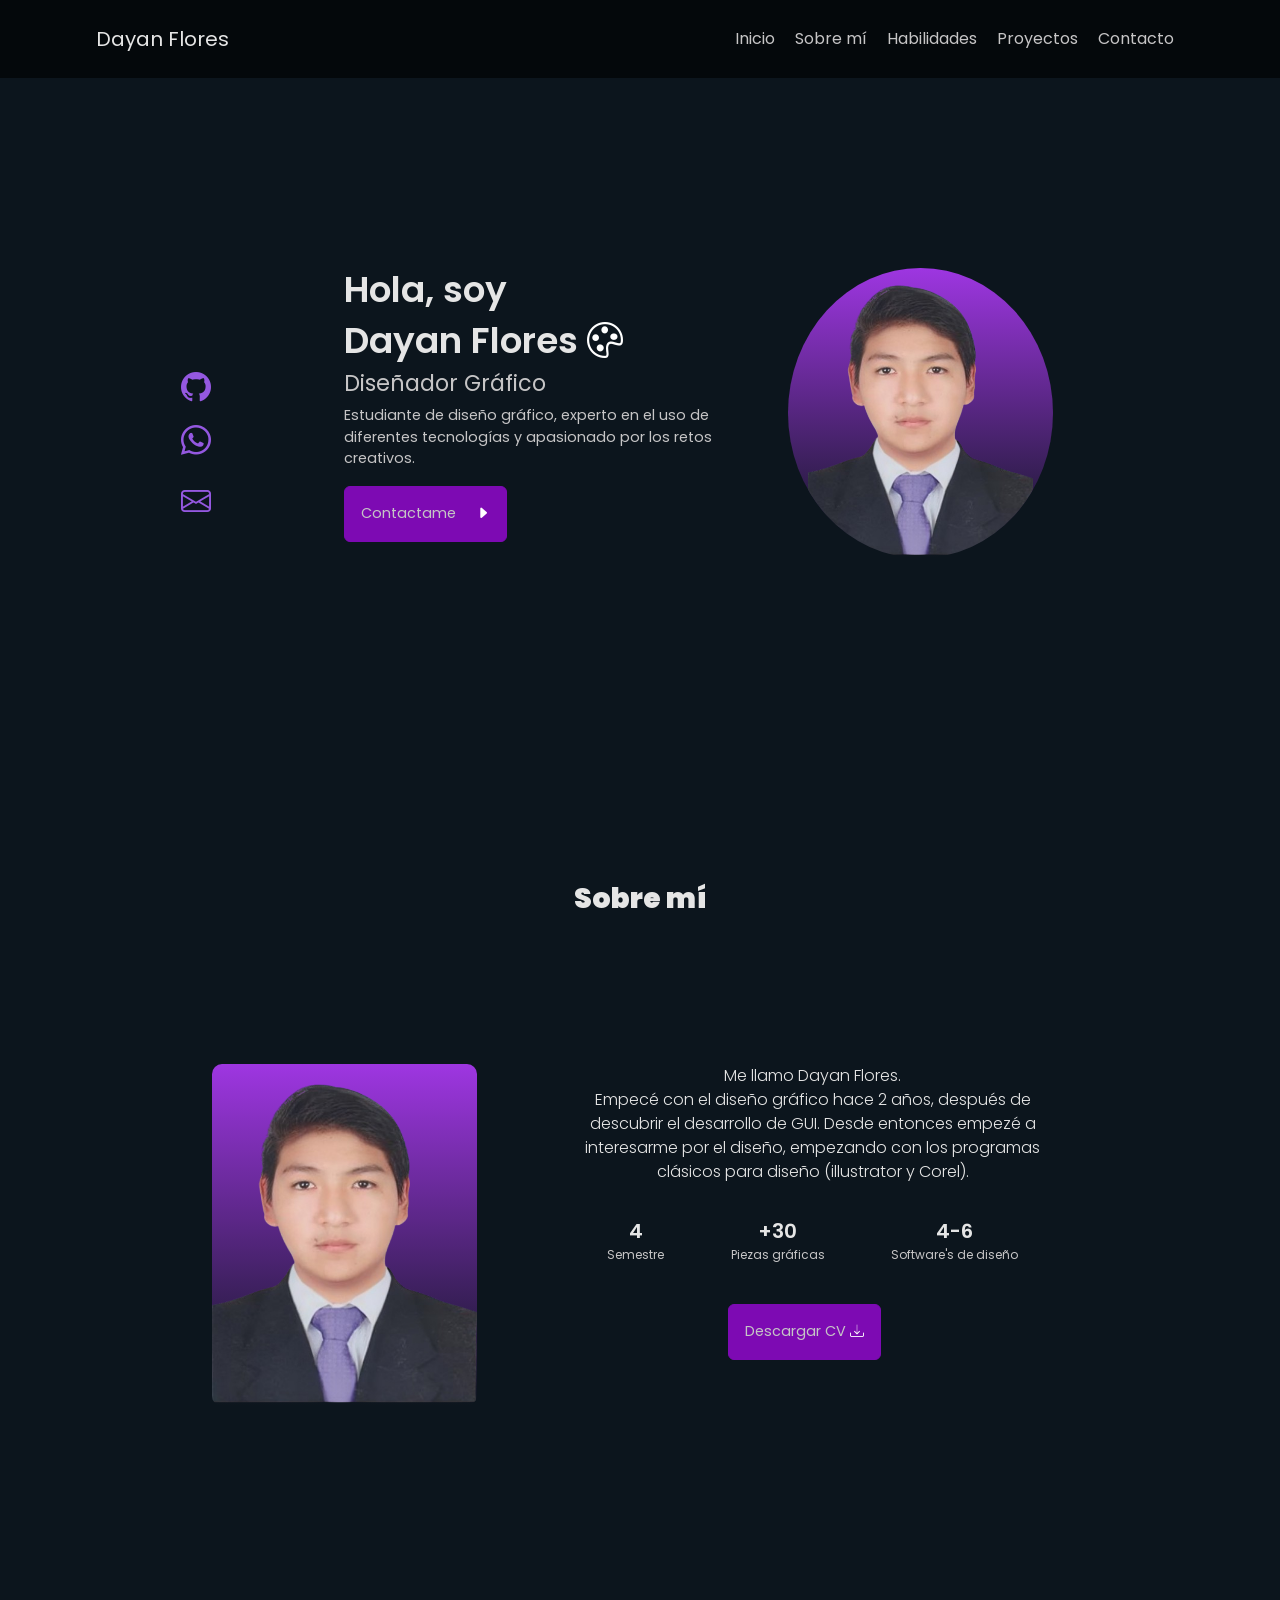
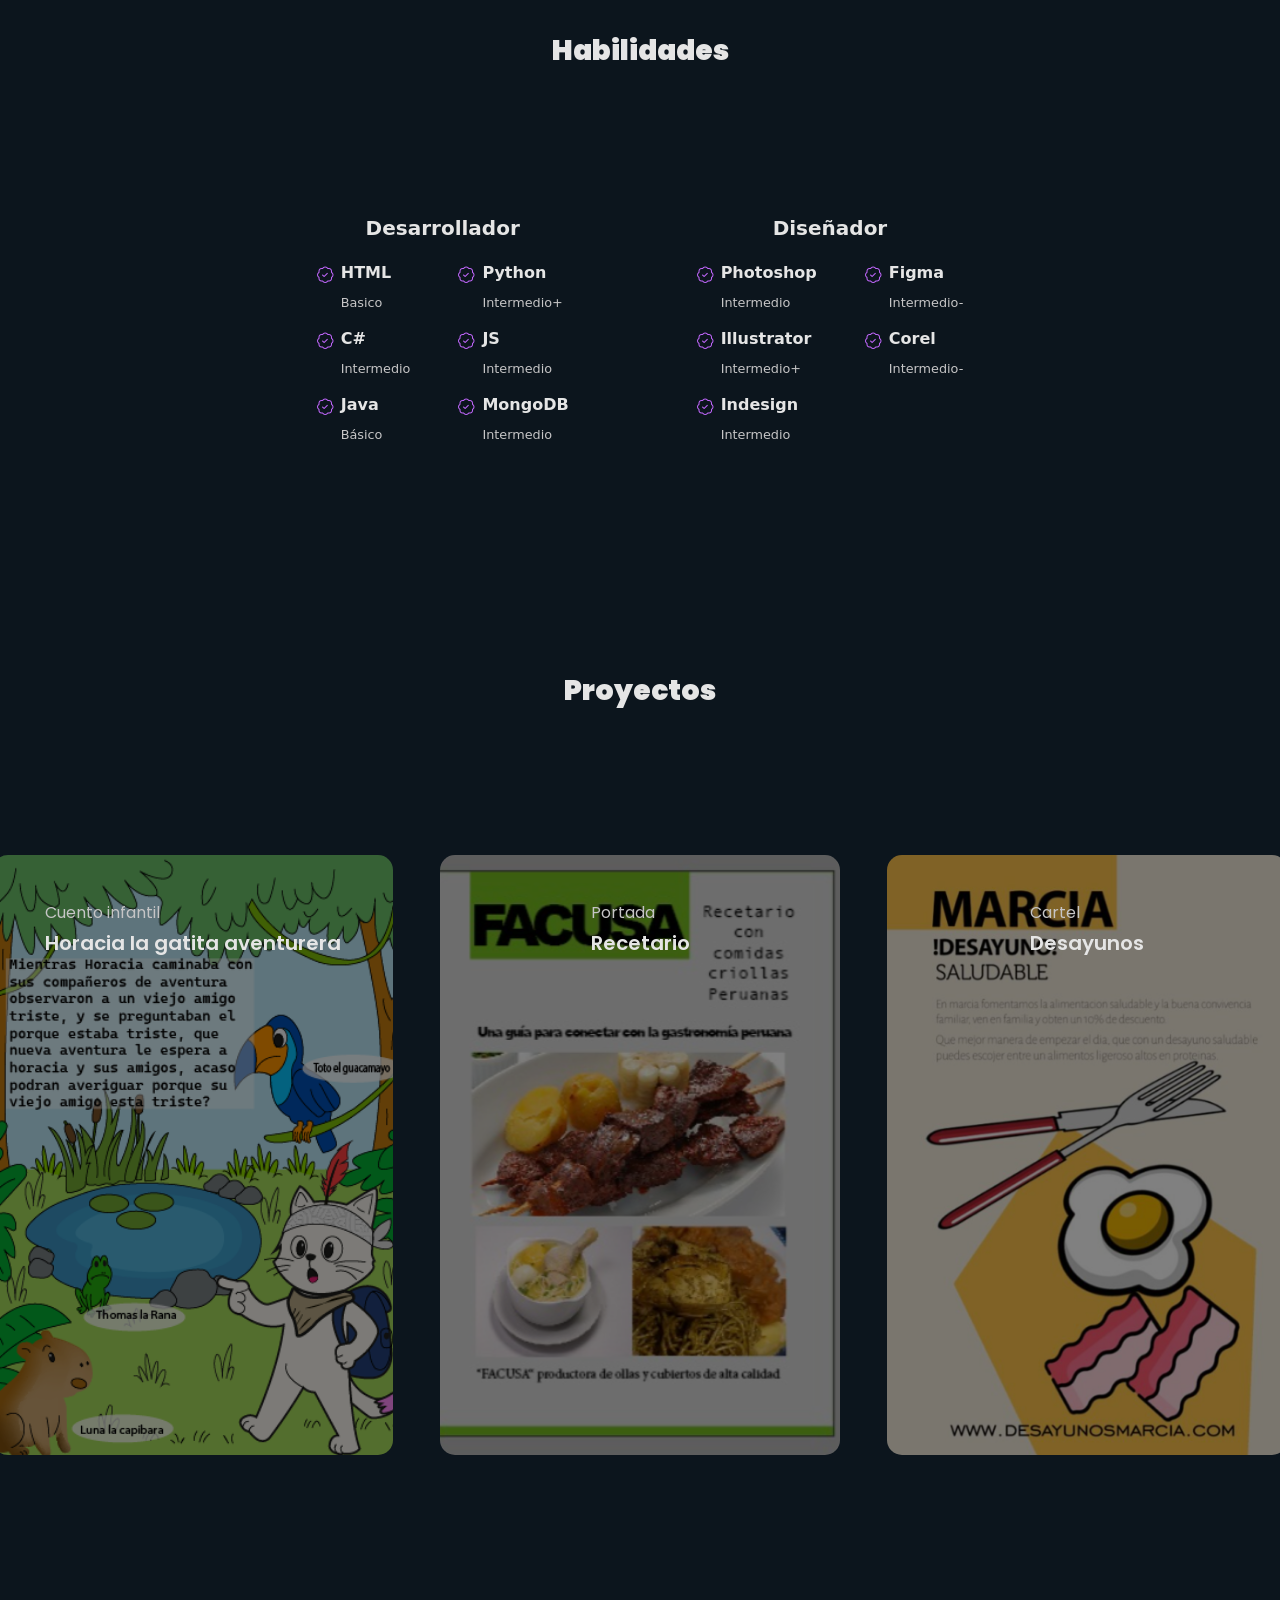
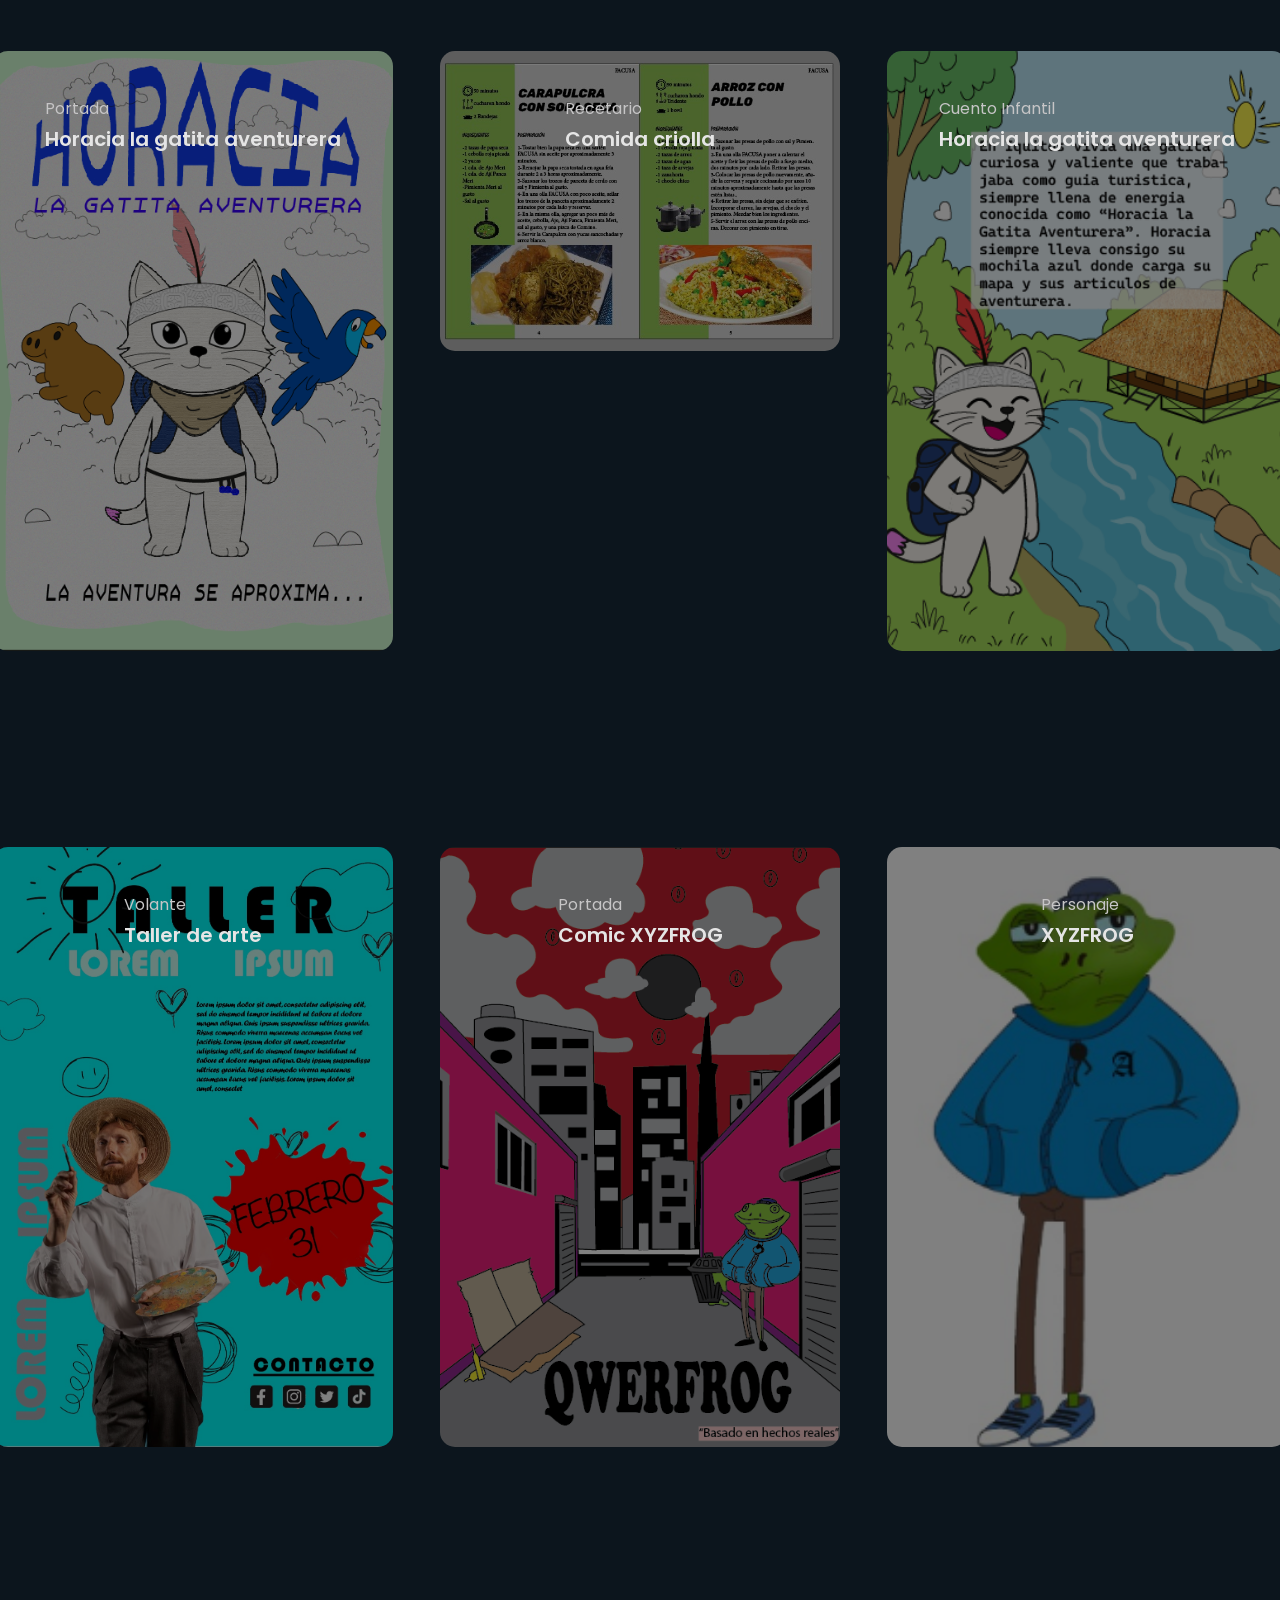
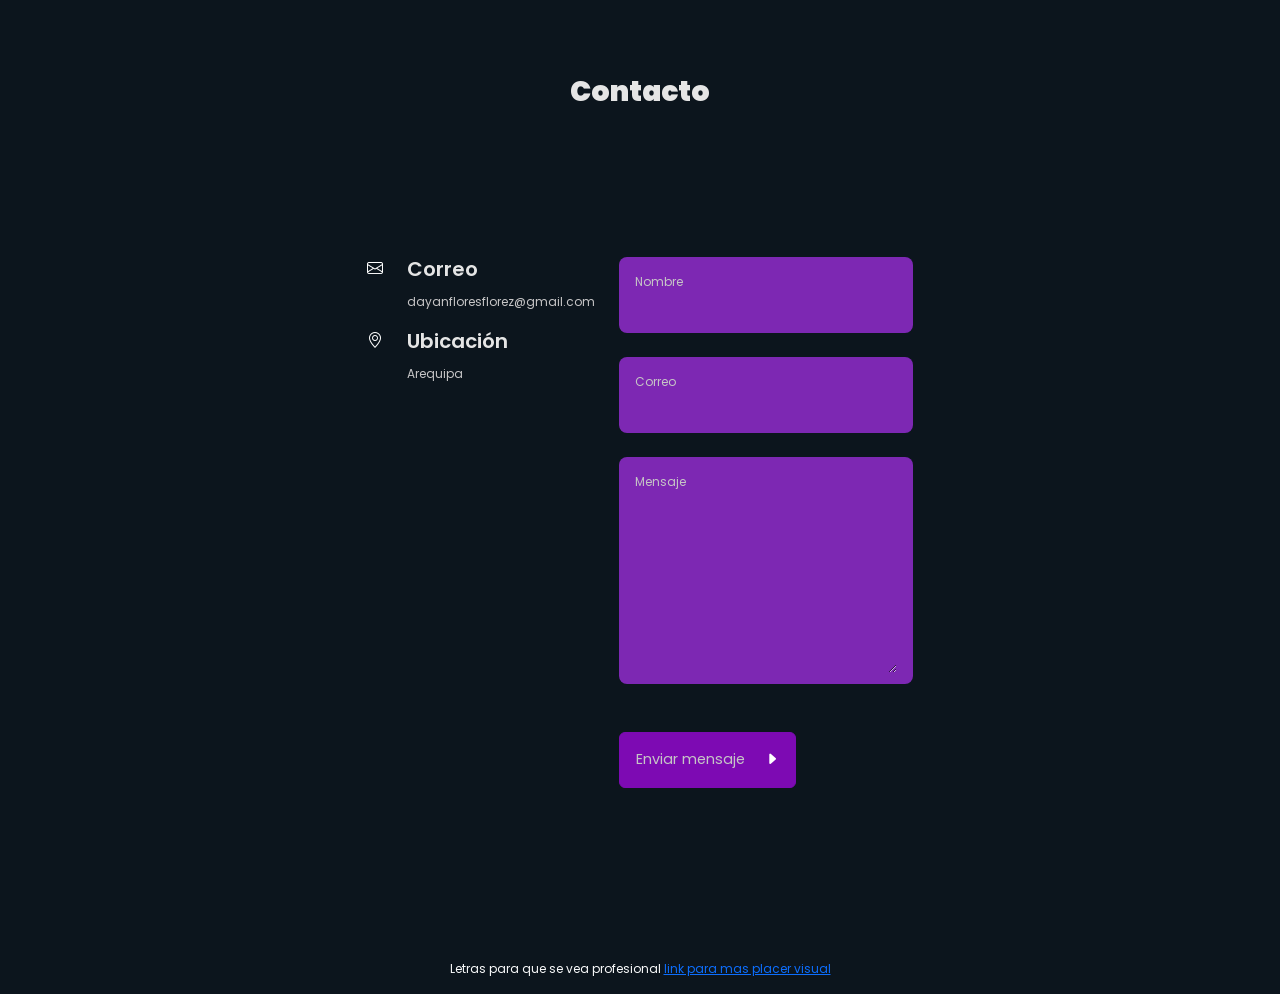
<file: index.html>
<!DOCTYPE html>
<html lang="es">

  <head>
    
    <meta charset="utf-8"/>
    <title>Mi portafolio</title>
    <meta name="viewport" content="width=device-width, initial-scale=1"/>

    <link
      href="https://cdn.jsdelivr.net/npm/bootstrap@5.2.0/dist/css/bootstrap.min.css"
      rel="stylesheet"
      integrity="sha384-gH2yIJqKdNHPEq0n4Mqa/HGKIhSkIHeL5AyhkYV8i59U5AR6csBvApHHNl/vI1Bx"
      crossorigin="anonymous"
    />
    <link
      rel="stylesheet"
      href="https://cdn.jsdelivr.net/npm/bootstrap-icons@1.9.1/font/bootstrap-icons.css"
    />

    <link rel="stylesheet" href="css/style-body.css" />
    <link rel="stylesheet" href="css/style-header.css" />
    <link rel="stylesheet" href="css/style-articulos.css" />
    <link rel="stylesheet" href="css/style-skills.css" />

  </head>

  <body>

    <header class="container-fluid px-5 pt-5">
     
      <div class="row d-block d-md-none mb-5">
        <div class="d-flex justify-content-end">
        </div>
      </div>

      <div class="row d-block d-md-none justify-content-center px-5 mb-3">
        <div class="col-12 d-flex justify-content-center">
          <div
            class="d-flex justify-content-center rounded-circle overflow-hidden circuloPerfil">
            <img src="img/perfil.png" alt="" style="width: 90px"/>
          </div>
        </div>
      </div>

      <div class="row d-block d-md-none justify-content-center">
        <div class="col-12 d-flex justify-content-center flex-column">
          <h1 class="Nombre mt-3 text-center">DF</h1>
          <label class="Trabajo text-center">Diseñador Gráfico</label>
        </div>
      </div>
    </header>
    <section class="d-block d-md-none">
      <article class="px-5 pb-5">
        <div
          class="d-block d-md-none justify-content-center py-4 d-flex flex-row mt-4 rounded">
          <div class="d-flex flex-column">
            <h1 class="Titulo text-center">4to</h1>
            <label class="SubTitulos text-center w-100">
              Semestre
            </label>
          </div>
          <div class="d-flex flex-column mx-3">
            <h1 class="Titulo text-center">22</h1>
            <label class="SubTitulos text-center w-100">
              Proyectos<br/>completados</label>
          </div>
          <div class="d-flex flex-column">
            <h1 class="Titulo text-center">1aadfasdf4</h1>
            <label class="SubTitulos text-center w-100">
              Clientes <br/>
              satisfechos
            </label>
          </div>
        </div>

        <div
          class="d-block d-md-none d-flex flex-row justify-content-center py-2 px-2">
          <div class="d-flex justify-content-center">
            <a
              href="pdf/developerCV.pdf"
              download
              rel="noopener noreferrer"
              target="_blank">
              <button
                type="button"
                name="button"
                class="btn btn-primary p-3 me-3 SubTitulos"
                style="font-size: 0.9rem">
                Descargar CV
                <i class="bi bi-download" style="font-size: 0.9rem"></i>
              </button>
            </a>
          </div>

          <div class="d-flex justify-content-center align-items-center">
            <a
              href="https://t.me/ComunidadTUSL"
              target="_blank"
              type="button"
              class="btn btn-outline-primary">
              <i class="bi bi-telegram"></i>
            </a>
            <a
              href="mailto:mailde@ejemplo.com"
              type="button"
              class="btn btn-outline-primary ms-1">
              <i class="bi bi-envelope">
              </i>
            </a>
          </div>
        </div>

        <nav class="d-flex justify-content-center d-block d-md-none">
          <div
            class="nav nav-tabs my-4 px-4 d-flex justify-content-center border-0 py-3"
            id="nav-tab"
            role="tablist">
            <button
              class="nav-link active p-2 px-3 rounded border-0"
              id="nav-proyectos-tab"
              data-bs-toggle="tab"
              data-bs-target="#nav-proyectos"
              type="button"
              role="tab"
              aria-controls="nav-proyectos"
              aria-selected="true">
              Proyectos
            </button>

            <button
              class="nav-link p-3 px-3 rounded ms-2 border-0"
              id="nav-habilidades-tab"
              data-bs-toggle="tab"
              data-bs-target="#nav-habilidades"
              type="button"
              role="tab"
              aria-controls="nav-habilidades"
              aria-selected="false">
              Habilidades
            </button>
          </div>
        </nav>

      <div class="tab-content d-block d-md-none" id="nav-tabContent">
          <div
            class="tab-pane fade show active"
            id="nav-proyectos"
            role="tabpanel"
            aria-labelledby="nav-proyectos-tab"
            tabindex="0">
            <section class="d-block d-sm-none">
              <div class="d-flex justify-content-center">
                <div
                  class="proyRemeras d-flex flex-column overflow-hidden"
                  style="width: 280px; height: 200px">
                </div>
                <div class="text-light position-absolute mt-5">
                  <h4 class="SubTitulos" style="font-size: 1rem">Sitio web</h4>
                  <h3 class="Titulo">Remeras Sónicas</h3>
                  <button
                    type="button"
                    name="button"
                    class="btn btn-primary rounded-pill">
                    <i class="bi bi-link"></i>
                  </button>
                </div>
              </div>

              <div class="d-flex justify-content-center mt-4">
                <div
                  class="proyAutos d-flex flex-column overflow-hidden"
                  style="width: 280px; height: 200px">
                </div>
                <div class="text-light position-absolute mt-5">
                  <h4 class="SubTitulos" style="font-size: 1rem">Sitio web</h4>
                  <h3 class="Titulo">GT-Automóviles</h3>
                  <button
                    type="button"
                    name="button"
                    class="btn btn-primary rounded-pill">
                    <i class="bi bi-link"></i>
                  </button>
                </div>
              </div>
            </section>

            <section class="d-none d-sm-block d-md-none">
              <div class="row">
                <div class="col-sm-6 d-flex justify-content-center">
                  <div
                    class="proyRemeras d-flex flex-column overflow-hidden"
                    style="width: 400px; height: 200px">
                  </div>
                  <div class="text-light position-absolute mt-5">
                    <h4 class="SubTitulos" style="font-size: 1rem">
                      Sitio web
                    </h4>
                    <h3 class="Titulo">Remeras Sónicas</h3>
                    <button
                      type="button"
                      name="button"
                      class="btn btn-primary rounded-pill">
                      <i class="bi bi-link"></i>
                    </button>
                  </div>
                </div>

                <div class="col-sm-6 d-flex justify-content-center">
                  <div
                    class="proyAutos d-flex flex-column overflow-hidden"
                    style="width: 400px; height: 200px">
                  </div>
                  <div class="text-light position-absolute mt-5">
                    <h4 class="SubTitulos" style="font-size: 1rem">
                      Sitio web
                    </h4>
                    <h3 class="Titulo">GT-Automóviles</h3>
                    <button
                      type="button"
                      name="button"
                      class="btn btn-primary rounded-pill">
                      <i class="bi bi-link"></i>
                    </button>
                  </div>
                </div>
              </div>
            </section>
          </div>

          <!-- Muestra las habilidades del programador en dispositivos pequeños -->
          <div
            class="tab-pane fade"
            id="nav-habilidades"
            role="tabpanel"
            aria-labelledby="nav-habilidades-tab"
            tabindex="0">
            <section class="d-block d-sm-none">
              <div class="d-flex justify-content-center">
                <div class="skills__area">
                  <h3 class="skills__title">Desarrollo Frontend</h3>

                  <div class="skills__box">
                    <div class="skills__group">
                      <div class="skills__data">
                        <i
                          class="bi bi-patch-check"
                          style="color: var(--color-principal)">
                        </i>
                        <div>
                          <h3 class="skills__name">HTML</h3>
                          <span class="skills__level">Intermedio</span>
                        </div>
                      </div>

                      <div class="skills__data">
                        <i
                          class="bi bi-patch-check"
                          style="color: var(--color-principal)">
                        </i>

                        <div>
                          <h3 class="skills__name">CSS</h3>
                          <span class="skills__level">Intermedio</span>
                        </div>
                      </div>

                      <div class="skills__data">
                        <i
                          class="bi bi-patch-check"
                          style="color: var(--color-principal)">
                        </i>

                        <div>
                          <h3 class="skills__name">JavaScript</h3>
                          <span class="skills__level">Básico</span>
                        </div>
                      </div>
                    </div>

                    <div class="skills__group">
                      <div class="skills__data">
                        <i
                          class="bi bi-patch-check"
                          style="color: var(--color-principal)">
                        </i>

                        <div>
                          <h3 class="skills__name">Vue</h3>
                          <span class="skills__level">Básico</span>
                        </div>
                      </div>

                      <div class="skills__data">
                        <i
                          class="bi bi-patch-check"
                          style="color: var(--color-principal)">
                        </i>

                        <div>
                          <h3 class="skills__name">Bootstrap</h3>
                          <span class="skills__level">Avanzado</span>
                        </div>
                      </div>

                      <div class="skills__data">
                        <i
                          class="bi bi-patch-check"
                          style="color: var(--color-principal)">
                        </i>

                        <div>
                          <h3 class="skills__name">Git</h3>
                          <span class="skills__level">Avanzado</span>
                        </div>
                      </div>
                    </div>
                  </div>
                </div>
              </div>

              <div class="d-flex justify-content-center mt-4">
                <div class="skills__area">
                  <h3 class="skills__title">Desarrollo Backend</h3>

                  <div class="skills__box">
                    <div class="skills__group">
                      <div class="skills__data">
                        <i
                          class="bi bi-patch-check"
                          style="color: var(--color-principal)">
                        </i>

                        <div>
                          <h3 class="skills__name">PHP</h3>
                          <span class="skills__level">Básico</span>
                        </div>
                      </div>

                      <div class="skills__data">
                        <i
                          class="bi bi-patch-check"
                          style="color: var(--color-principal)">
                        </i>

                        <div>
                          <h3 class="skills__name">MySQL</h3>
                          <span class="skills__level">Básico</span>
                        </div>
                      </div>

                      <div class="skills__data">
                        <i
                          class="bi bi-patch-check"
                          style="color: var(--color-principal)">
                        </i>

                        <div>
                          <h3 class="skills__name">Ruby</h3>
                          <span class="skills__level">Intermedio</span>
                        </div>
                      </div>
                    </div>

                    <div class="skills__group">
                      <div class="skills__data">
                        <i
                          class="bi bi-patch-check"
                          style="color: var(--color-principal)">
                        </i>

                        <div>
                          <h3 class="skills__name">Python</h3>
                          <span class="skills__level">Intermedio</span>
                        </div>
                      </div>

                      <div class="skills__data">
                        <i
                          class="bi bi-patch-check"
                          style="color: var(--color-principal)">
                        </i>

                        <div>
                          <h3 class="skills__name">Apache</h3>
                          <span class="skills__level">Básico</span>
                        </div>
                      </div>
                    </div>
                  </div>
                </div>
              </div>
            </section>

            <!-- Muestra las habilidades en dispositivos medianos -->
            <section class="d-none d-sm-block d-md-none">
              <div class="row">
                <div class="col-sm-6 d-flex justify-content-center">
                  <div class="skills__area">
                    <h3 class="skills__title">Desarrollo Frontend</h3>

                    <div class="skills__box">
                      <div class="skills__group">
                        <div class="skills__data">
                          <i
                            class="bi bi-patch-check"
                            style="color: var(--color-principal)">
                          </i>

                          <div>
                            <h3 class="skills__name">HTML</h3>
                            <span class="skills__level">Intermedio</span>
                          </div>
                        </div>

                        <div class="skills__data">
                          <i
                            class="bi bi-patch-check"
                            style="color: var(--color-principal)">
                          </i>

                          <div>
                            <h3 class="skills__name">CSS</h3>
                            <span class="skills__level">Intermedio</span>
                          </div>
                        </div>

                        <div class="skills__data">
                          <i
                            class="bi bi-patch-check"
                            style="color: var(--color-principal)">
                          </i>

                          <div>
                            <h3 class="skills__name">JavaScript</h3>
                            <span class="skills__level">Básico</span>
                          </div>
                        </div>
                      </div>

                      <div class="skills__group">
                        <div class="skills__data">
                          <i
                            class="bi bi-patch-check"
                            style="color: var(--color-principal)">
                          </i>

                          <div>
                            <h3 class="skills__name">Vue</h3>
                            <span class="skills__level">Básico</span>
                          </div>
                        </div>

                        <div class="skills__data">
                          <i
                            class="bi bi-patch-check"
                            style="color: var(--color-principal)">
                          </i>

                          <div>
                            <h3 class="skills__name">Bootstrap</h3>
                            <span class="skills__level">Avanzado</span>
                          </div>
                        </div>

                        <div class="skills__data">
                          <i
                            class="bi bi-patch-check"
                            style="color: var(--color-principal)">
                          </i>

                          <div>
                            <h3 class="skills__name">Git</h3>
                            <span class="skills__level">Avanzado</span>
                          </div>
                        </div>
                      </div>
                    </div>
                  </div>
                </div>

                <div class="col-sm-6 d-flex justify-content-center">
                  <div class="skills__area">
                    <h3 class="skills__title">Desarrollo Backend</h3>

                    <div class="skills__box">
                      <div class="skills__group">
                        <div class="skills__data">
                          <i
                            class="bi bi-patch-check"
                            style="color: var(--color-principal)">
                          </i>

                          <div>
                            <h3 class="skills__name">PHP</h3>
                            <span class="skills__level">Básico</span>
                          </div>
                        </div>

                        <div class="skills__data">
                          <i
                            class="bi bi-patch-check"
                            style="color: var(--color-principal)">
                          </i>

                          <div>
                            <h3 class="skills__name">MySQL</h3>
                            <span class="skills__level">Básico</span>
                          </div>
                        </div>

                        <div class="skills__data">
                          <i
                            class="bi bi-patch-check"
                            style="color: var(--color-principal)">
                          </i>

                          <div>
                            <h3 class="skills__name">Ruby</h3>
                            <span class="skills__level">Intermedio</span>
                          </div>
                        </div>
                      </div>

                      <div class="skills__group">
                        <div class="skills__data">
                          <i
                            class="bi bi-patch-check"
                            style="color: var(--color-principal)">
                          </i>

                          <div>
                            <h3 class="skills__name">Python</h3>
                            <span class="skills__level">Intermedio</span>
                          </div>
                        </div>

                        <div class="skills__data">
                          <i
                            class="bi bi-patch-check"
                            style="color: var(--color-principal)">
                          </i>

                          <div>
                            <h3 class="skills__name">Apache</h3>
                            <span class="skills__level">Básico</span>
                          </div>
                        </div>
                      </div>
                    </div>
                  </div>
                </div>
              </div>
            </section>
          </div>
        </div>

        <!-- Licencia de la página web -->
        <div
          class="d-block d-md-none d-flex flex-column align-items-center mt-5">
          <p class="text-light SubTitulos">
            Este sitio web está bajo la
            <a
              href="https://www.gnu.org/licenses/old-licenses/gpl-2.0.html"
              class="Links">
              Licencia Pública General de GNU 2.0
            </a>
          </p>
        </div>
      </article>
    </section>
    <!-- ======== Cierre para dispositivos móviles ======== -->

    <!-- ======== Apertura para tablets y computadoras ======== -->
    <section class="d-none d-md-block pt-5">
      <nav class="navbar navbar-expand fixed-top px-5 barra-mobiles">
        <div class="container-fluid mt-3 mb-3 px-5">
          <a class="TituloBrand" href="#"> Dayan Flores </a>

          <div class="navbar-nav">
            <a class="TitulosNav" href="#"> Inicio </a>

            <a class="TitulosNav" href="#sobreMi"> Sobre mí </a>

            <a class="TitulosNav" href="#habilidades"> Habilidades </a>

            <a class="TitulosNav" href="#proyectos"> Proyectos </a>

            <a class="TitulosNav" href="#contacto"> Contacto </a>
          </div>
        </div>
      </nav>

      <!-- Muestra la información principal del desarrollador -->
      <div
        id="inicio"
        class="mx-5 py-5 d-flex"
        style="margin-top: 100px; margin-bottom: 100px">
        <div
          class="w-25 d-flex justify-content-center flex-column align-items-center">
          <a href="https://github.com/Dayanfloo" target="_blank">
            <i
              class="bi bi-github icono_contacto"
              style="font-size: 30px;">
            </i>
          </a>
          <a href="https://wa.me/51969578633" target="_blank" class="my-2">
  <i
    class="bi bi-whatsapp icono_contacto_tel"
    style="font-size: 30px;">
  </i>
</a>
          <a href="mailto:dayanfloresflorez@gmail.com" class="my-2">
  <i
    class="bi bi-envelope icono_contacto_tel"
    style="font-size: 30px;">
  </i>
</a>
        </div>

        <div class="w-75 d-flex pt-4 py-5 mb-5">
          <div class="w-50">
            <h1 class="TituloQuienSoy">Hola, soy</h1>
            <h1 class="TituloQuienSoy">Dayan Flores <i class="bi bi-palette"></i></h1>
            <h2 class="SubTitulosQuienSoy text-start">Diseñador Gráfico</h2>
            <p class="ParrafoQuienSoy text-start pe-5">
              Estudiante de diseño gráfico, experto en el uso de diferentes
              tecnologías y apasionado por los retos creativos.
            </p>

            <a href="#contacto">
              <button
                type="button"
                name="button"
                class="btn btn-primary p-3 me-3 SubTitulos"
                style="font-size: 0.9rem;">
                Contactame
                <i
                  class="bi bi-caret-right-fill ms-3"
                  style="font-size: 0.9rem;">
                </i>
              </button>
            </a>
          </div>
          <div class="home_img">
            <div
              class="d-flex justify-content-center rounded-circle overflow-hidden circuloPerfilGrande">
              <img src="img/perfil.png" alt="" style="width: 225px" />
            </div>
          </div>
        </div>
      </div>

      <!-- Sección Sobre mí -->
      <h2 id="sobreMi">Sobre mí</h2>
      <div
        id="inicio"
        class="mx-5 py-5 d-flex"
        style="margin-top: 100px; margin-bottom: 100px">
        <div class="sobreMi_container d-flex justify-content-center">
          <div class="img-sobreMi">
            <img
              src="img/perfil.png"
              alt=""
              class="circuloPerfilGrande img-sobreMi-estilo"/>
          </div>
          <div class="sobreMi-data w-50">
            <p>
              Me llamo Dayan Flores.<br />
              Empecé con el diseño gráfico hace 2 años, después de
              descubrir el desarrollo de GUI. Desde entonces empezé
              a interesarme por el diseño, empezando con los programas
              clásicos para diseño (illustrator y Corel).
            </p>
            <div class="sobreMi-info">
              <div class="sobreMi-info-box">
                <span class="Titulo d-block text-center">4</span>
                <span class="SubTitulos d-block text-center"
                  >Semestre
                </span>
              </div>
              <div class="sobreMi-info-box">
                <span class="Titulo d-block text-center">+30</span>
                <span class="SubTitulos d-block text-center"
                  >Piezas gráficas
                </span>
              </div>
              <div class="sobreMi-info-box">
                <span class="Titulo d-block text-center">4-6</span>
                <span class="SubTitulos d-block text-center">
                  Software's de diseño
                </span>
              </div>
            </div>

            <div class="d-flex justify-content-center">
              <a
                href="pdf/DayanFloresCV.pdf"
                download
                rel="noopener noreferrer"
                target="_blank">
                <button
                  type="button"
                  name="button"
                  class="btn btn-primary p-3 me-3 SubTitulos"
                  style="font-size: 0.9rem">
                  Descargar CV
                  <i class="bi bi-download" style="font-size: 0.9rem"></i>
                </button>
              </a>
            </div>
          </div>
        </div>
      </div>


      <h2 id="habilidades">Habilidades</h2>
      <div
        class="mx-5 py-5 d-flex justify-content-center"
        style="margin-top: 100px; margin-bottom: 100px">

        <div class="d-flex justify-content-center">
          <div class="skills__area">
            <h3 class="skills__title">Desarrollador</h3>

            <div class="skills__box">
              <div class="skills__group">
                <div class="skills__data">
                  <i
                    class="bi bi-patch-check"
                    style="color: var(--color-principal)"
                  ></i>

                  <div>
                    <h3 class="skills__name">HTML</h3>
                    <span class="skills__level">Basico</span>
                  </div>
                </div>

                <div class="skills__data">
                  <i
                    class="bi bi-patch-check"
                    style="color: var(--color-principal)"
                  ></i>

                  <div>
                    <h3 class="skills__name">C#</h3>
                    <span class="skills__level">Intermedio</span>
                  </div>
                </div>

                <div class="skills__data">
                  <i
                    class="bi bi-patch-check"
                    style="color: var(--color-principal)">
                  </i>

                  <div>
                    <h3 class="skills__name">Java</h3>
                    <span class="skills__level">Básico</span>
                  </div>
                </div>
              </div>

              <div class="skills__group">
                <div class="skills__data">
                  <i
                    class="bi bi-patch-check"
                    style="color: var(--color-principal)">
                  </i>

                  <div>
                    <h3 class="skills__name">Python</h3>
                    <span class="skills__level">Intermedio+</span>
                  </div>
                </div>

                <div class="skills__data">
                  <i
                    class="bi bi-patch-check"
                    style="color: var(--color-principal)">
                  </i>

                  <div>
                    <h3 class="skills__name">JS</h3>
                    <span class="skills__level">Intermedio</span>
                  </div>
                </div>

                <div class="skills__data">
                  <i
                    class="bi bi-patch-check"
                    style="color: var(--color-principal)">
                  </i>

                  <div>
                    <h3 class="skills__name">MongoDB</h3>
                    <span class="skills__level">Intermedio</span>
                  </div>
                </div>
              </div>
            </div>
          </div>
        </div>

        <div class="d-flex justify-content-center">
          <div class="skills__area">
            <h3 class="skills__title">Diseñador</h3>

            <div class="skills__box">
              <div class="skills__group">
                <div class="skills__data">
                  <i
                    class="bi bi-patch-check"
                    style="color: var(--color-principal)">
                  </i>

                  <div>
                    <h3 class="skills__name">Photoshop</h3>
                    <span class="skills__level">Intermedio</span>
                  </div>
                </div>

                <div class="skills__data">
                  <i
                    class="bi bi-patch-check"
                    style="color: var(--color-principal)">
                  </i>

                  <div>
                    <h3 class="skills__name">Illustrator</h3>
                    <span class="skills__level">Intermedio+</span>
                  </div>
                </div>

                <div class="skills__data">
                  <i
                    class="bi bi-patch-check"
                    style="color: var(--color-principal)">
                  </i>

                  <div>
                    <h3 class="skills__name">Indesign</h3>
                    <span class="skills__level">Intermedio</span>
                  </div>
                </div>
              </div>

              <div class="skills__group">
                <div class="skills__data">
                  <i
                    class="bi bi-patch-check"
                    style="color: var(--color-principal)">
                  </i>

                  <div>
                    <h3 class="skills__name">Figma</h3>
                    <span class="skills__level">Intermedio-</span>
                  </div>
                </div>

                <div class="skills__data">
                  <i
                    class="bi bi-patch-check"
                    style="color: var(--color-principal)">
                  </i>

                  <div>
                    <h3 class="skills__name">Corel</h3>
                    <span class="skills__level">Intermedio-</span>
                  </div>
                </div>
              </div>
            </div>
          </div>
        </div>
      </div>



      <h2 id="proyectos">Proyectos</h2>
      <div
        class="mx-5 py-5 d-flex justify-content-center"
        style="margin-top: 100px; margin-bottom: 100px">
        <div class="d-flex justify-content-center" style="margin-inline: 2%">
          <div
            class="proyRemeras d-flex flex-column overflow-hidden"
            style="width: 400px; height: 600px"
          ></div>
          <div class="text-light position-absolute mt-5">
            <h4 class="SubTitulos" style="font-size: 1rem">Cuento infantil</h4>
            <h3 class="Titulo">Horacia la gatita aventurera</h3>
          </div>
        </div>
        

        <div class="d-flex justify-content-center" style="margin-inline: 2%">
          <div
            class="proyAutos d-flex flex-column overflow-hidden"
            style="width: 400px; height: 600px">
          </div>
          <div class="text-light position-absolute mt-5">
            <h4 class="SubTitulos" style="font-size: 1rem">Portada</h4>
            <h3 class="Titulo">Recetario</h3>
          </div>
          
        </div>

        <div class="d-flex justify-content-center" style="margin-inline: 2%">
          <div
            class="proyTercero d-flex flex-column overflow-hidden"
            style="width: 400px; height: 600px">
          </div>
          <div class="text-light position-absolute mt-5">
            <h4 class="SubTitulos" style="font-size: 1rem">Cartel</h4>
            <h3 class="Titulo">Desayunos</h3>
          </div>
          
        </div>
      </div>
      
      <div
        class="mx-5 py-5 d-flex justify-content-center"
        style="margin-top: 100px; margin-bottom: 100px">
        <div class="d-flex justify-content-center" style="margin-inline: 2%">
          <div
            class="proyCuarto d-flex flex-column overflow-hidden"
            style="width: 400px; height: 600px"
          ></div>
          <div class="text-light position-absolute mt-5">
            <h4 class="SubTitulos" style="font-size: 1rem">Portada</h4>
            <h3 class="Titulo">Horacia la gatita aventurera</h3>
          </div>
        </div>
        

        <div class="d-flex justify-content-center" style="margin-inline: 2%">
          <div
            class="proyQuinto d-flex flex-column overflow-hidden"
            style="width: 400px; height: 300px">
          </div>
          <div class="text-light position-absolute mt-5">
            <h4 class="SubTitulos" style="font-size: 1rem">Recetario</h4>
            <h3 class="Titulo">Comida criolla</h3>
          </div>
          
        </div>

        <div class="d-flex justify-content-center" style="margin-inline: 2%">
          <div
            class="proySexto d-flex flex-column overflow-hidden"
            style="width: 400px; height: 600px">
          </div>
          <div class="text-light position-absolute mt-5">
            <h4 class="SubTitulos" style="font-size: 1rem">Cuento Infantil</h4>
            <h3 class="Titulo">Horacia la gatita aventurera</h3>
          </div>
          
        </div>
      </div>

      <div
        class="mx-5 py-5 d-flex justify-content-center"
        style="margin-top: 100px; margin-bottom: 100px">
        <div class="d-flex justify-content-center" style="margin-inline: 2%">
          <div
            class="proySeptimo d-flex flex-column overflow-hidden"
            style="width: 400px; height: 600px"
          ></div>
          <div class="text-light position-absolute mt-5">
            <h4 class="SubTitulos" style="font-size: 1rem">Volante</h4>
            <h3 class="Titulo">Taller de arte</h3>
          </div>
        </div>
        

        <div class="d-flex justify-content-center" style="margin-inline: 2%">
          <div
            class="proyOctavo d-flex flex-column overflow-hidden"
            style="width: 400px; height: 600px">
          </div>
          <div class="text-light position-absolute mt-5">
            <h4 class="SubTitulos" style="font-size: 1rem">Portada</h4>
            <h3 class="Titulo">Comic XYZFROG</h3>
          </div>
          
        </div>

        <div class="d-flex justify-content-center" style="margin-inline: 2%">
          <div
            class="proyNoveno d-flex flex-column overflow-hidden"
            style="width: 400px; height: 600px">
          </div>
          <div class="text-light position-absolute mt-5">
            <h4 class="SubTitulos" style="font-size: 1rem">Personaje</h4>
            <h3 class="Titulo">XYZFROG</h3>
          </div>
          
        </div>
      </div>

      

      <h2 id="contacto">Contacto</h2>
      <div
        class="mx-5 py-5 d-flex justify-content-center"
        style="margin-top: 100px; margin-bottom: 100px">
        <div class="d-flex grid">
          <div class="justify-content-center">
            <div class="d-flex grid mb-3">
              <i class="bi bi-envelope"></i>
              <div class="d-block">
                <h3 class="Titulo">Correo</h3>
                <span class="SubTitulos">dayanfloresflorez@gmail.com</span>
              </div>
            </div>
            <div class="d-flex grid">
              <i class="bi bi-geo-alt"></i>

              <div class="d-block">
                <h3 class="Titulo">Ubicación</h3>
                <span class="SubTitulos">Arequipa</span>
              </div>
            </div>
          </div>
          <div>
            <form
              action=""
              method="POST"
              name="contact"
              id="ContactForm"
              class="contact__form grid justify-content-center"
              data-netlify-recaptcha="true"
              data-netlify="true">
              <div class="grid">
                <div class="contact__content">
                  <label for="" class="SubTitulos">Nombre</label>
                  <input
                    name="name"
                    type="text"
                    id="name"
                    class="contact__name"/>
                </div>
                <div class="contact__content">
                  <label for="" class="SubTitulos">Correo</label>
                  <input
                    name="email"
                    type="email"
                    id="email"
                    class="contact__email"/>
                </div>
              </div>
              <div class="contact__content">
                <label for="" class="SubTitulos">Mensaje</label>
                <textarea
                  name="message"
                  id=""
                  cols="0"
                  rows="7"
                  id="msg"
                  class="contact__msg">
                </textarea>
              </div>
              <div data-netlify-recaptcha="true"></div>
              <div>
                <button
                  type="submit"
                  name="button"
                  class="btn btn-primary p-3 me-3 SubTitulos"
                  id="submitButton"
                  style="font-size: 0.9rem">
                  Enviar mensaje
                  <i
                    class="bi bi-caret-right-fill ms-3"
                    style="font-size: 0.9rem">
                  </i>
                </button>
              </div>
              <div id="status" class="success"></div>
            </form>
          </div>
        </div>
      </div>

      <div class="d-flex justify-content-center">
        <p class="text-light SubTitulos">
          Letras para que se vea profesional
          <a
            href="https://www.gnu.org/licenses/old-licenses/gpl-2.0.html"
            class="Links">
            link para mas placer visual
          </a>
        </p>
      </div>

    <script
      src="https://cdn.jsdelivr.net/npm/bootstrap@5.2.0/dist/js/bootstrap.bundle.min.js"
      integrity="sha384-A3rJD856KowSb7dwlZdYEkO39Gagi7vIsF0jrRAoQmDKKtQBHUuLZ9AsSv4jD4Xa"
      crossorigin="anonymous">
    </script>

  </body>
</html>
</file>
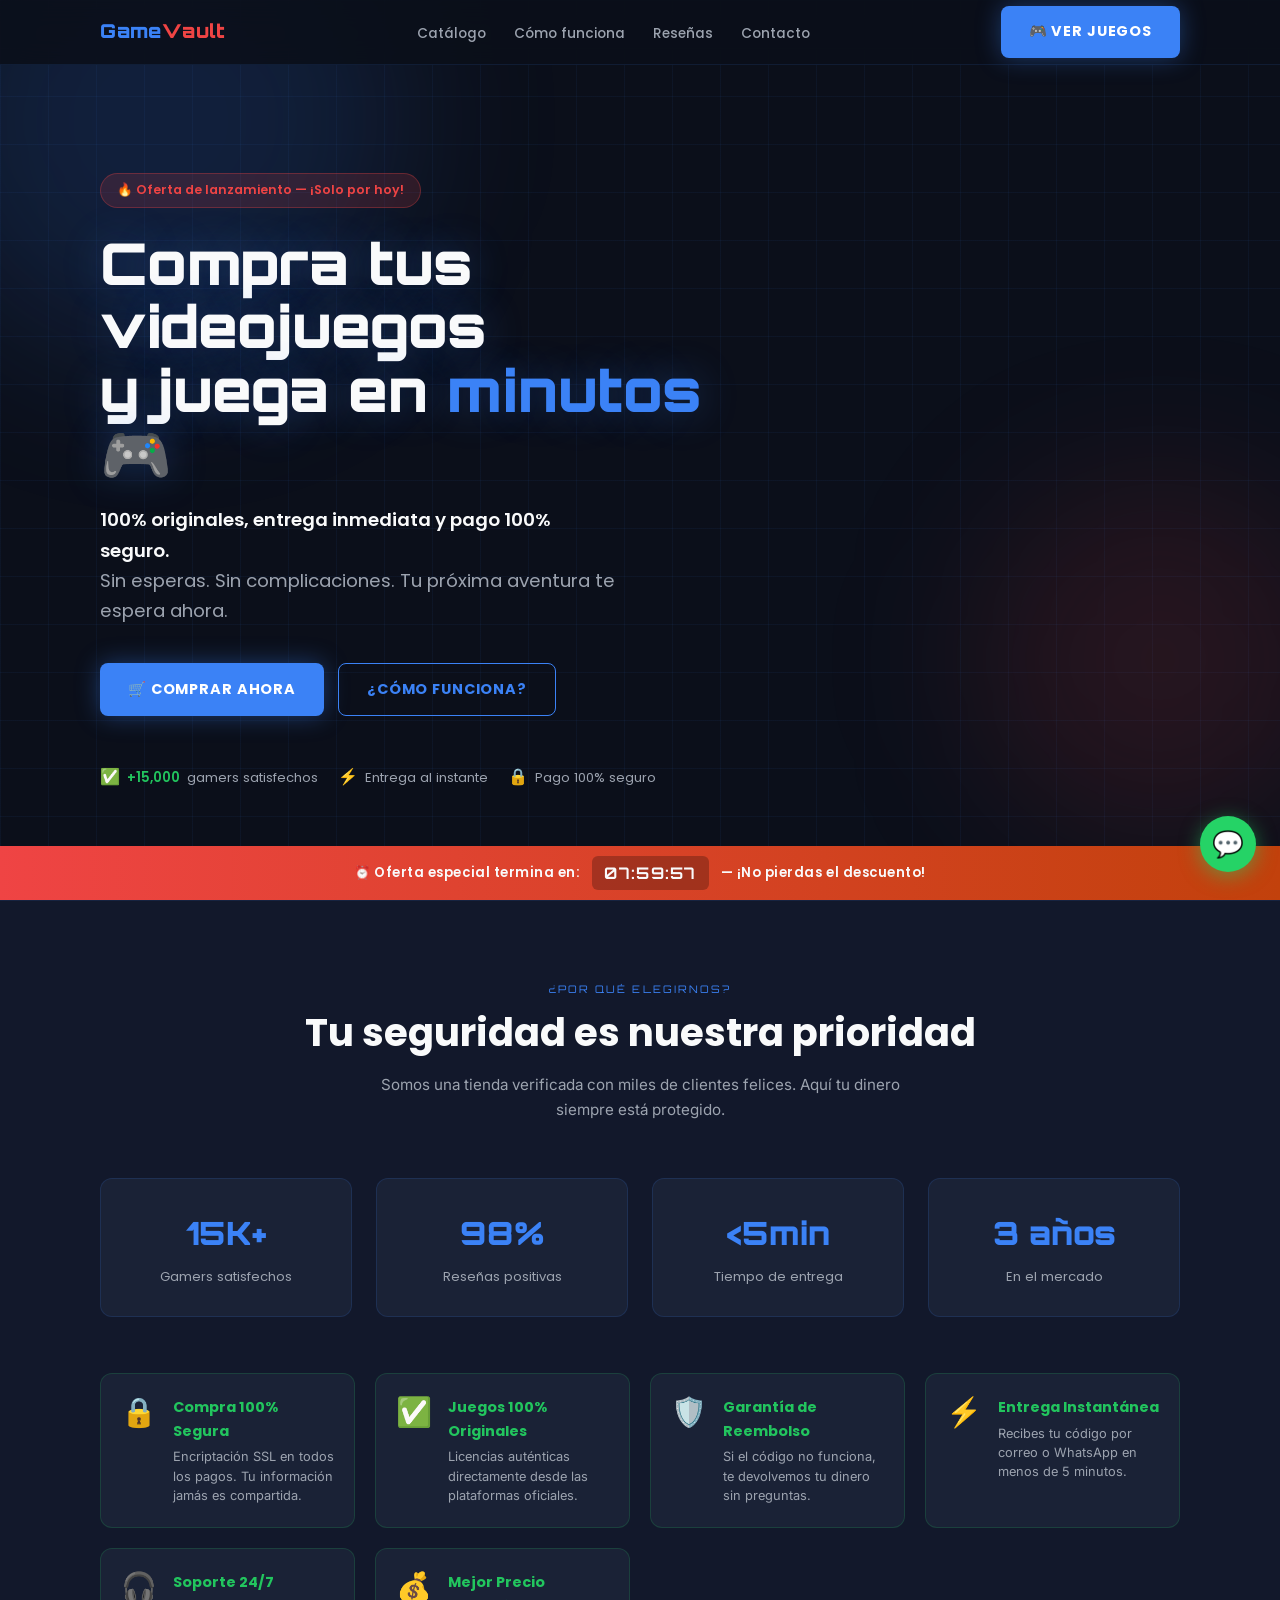
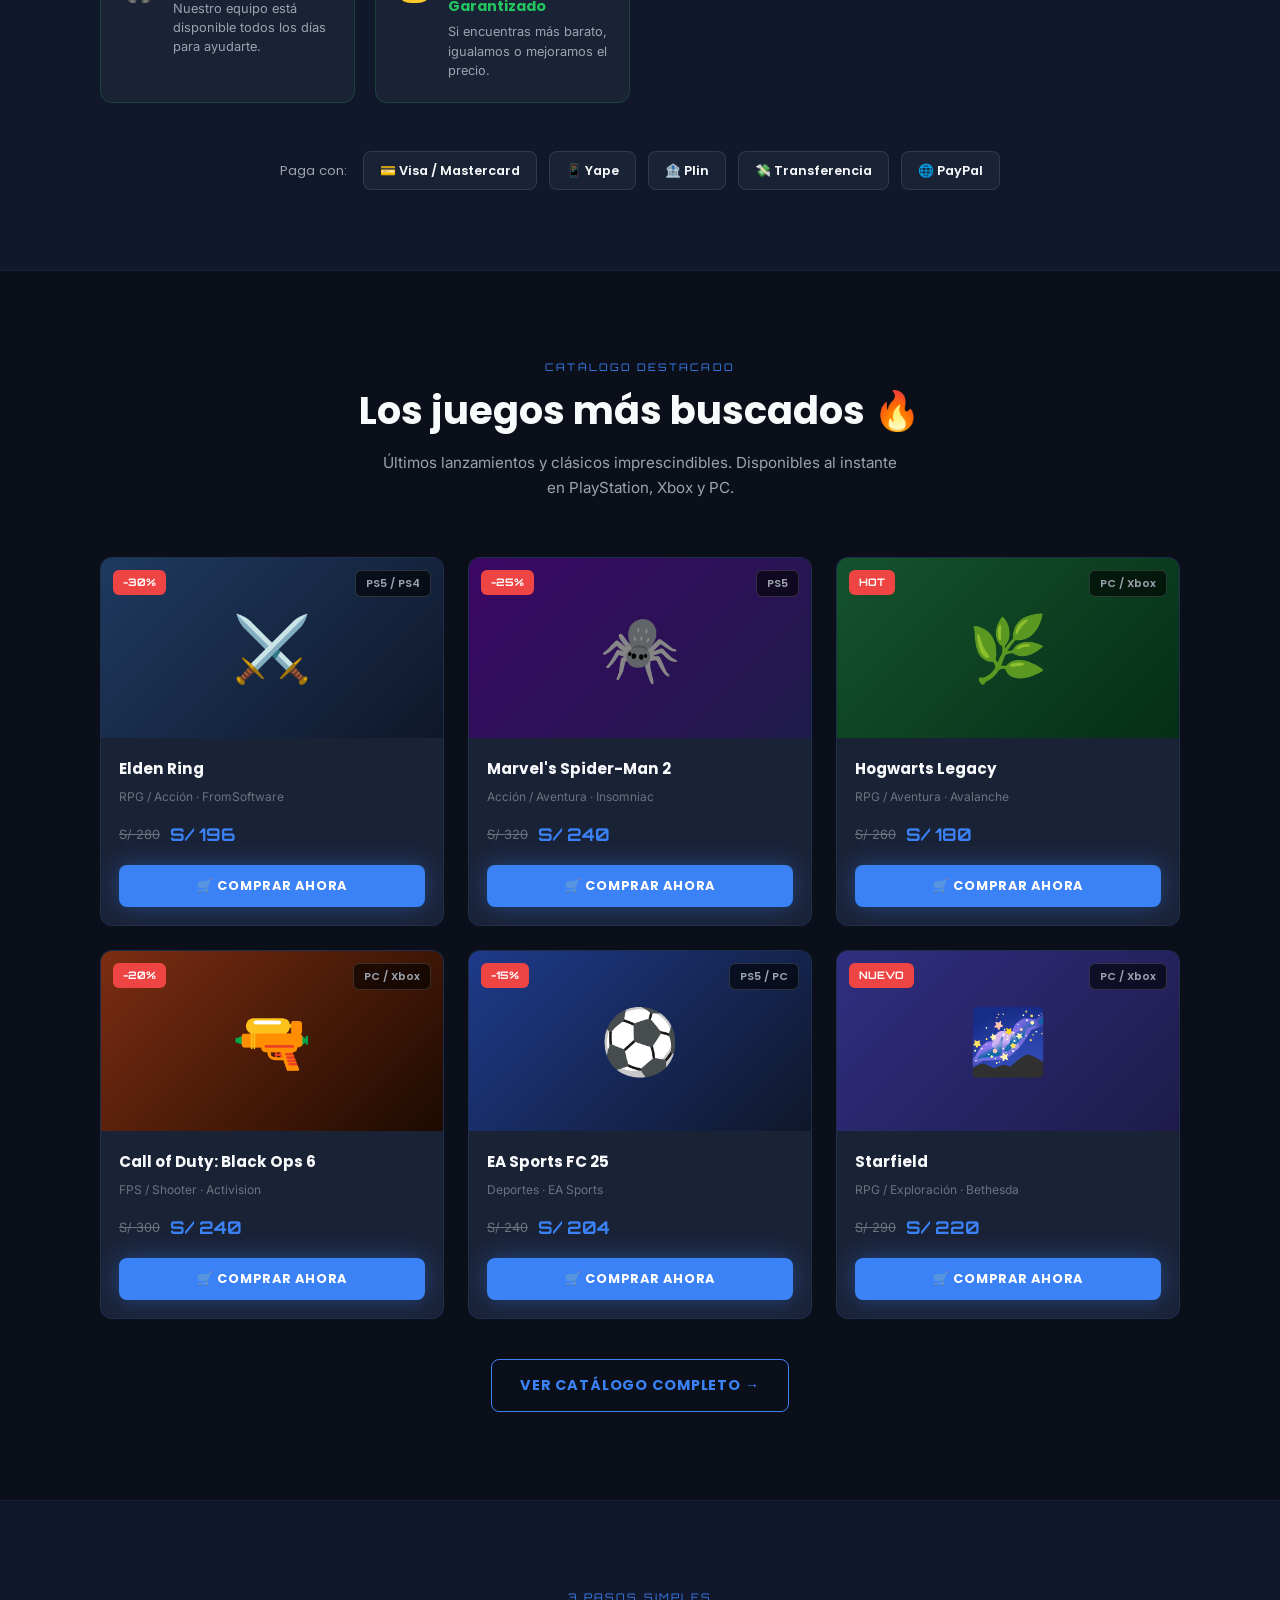
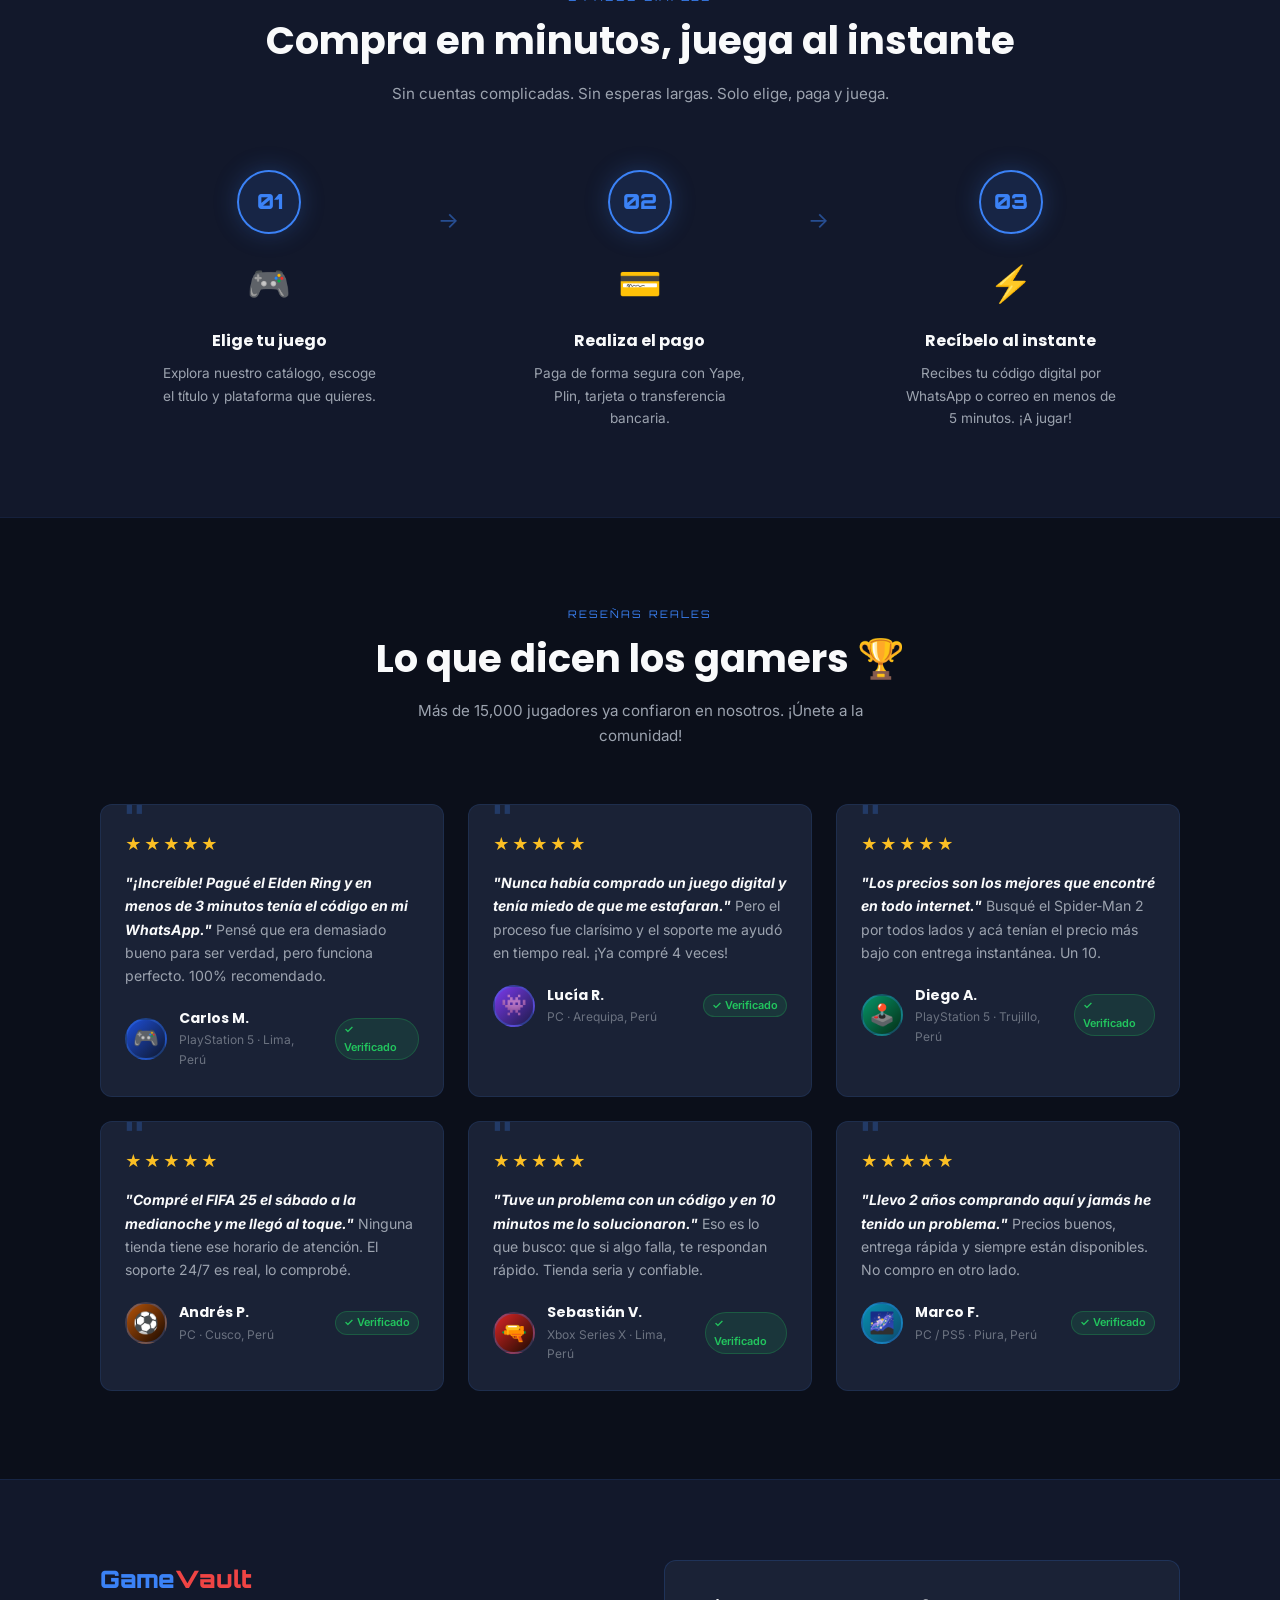
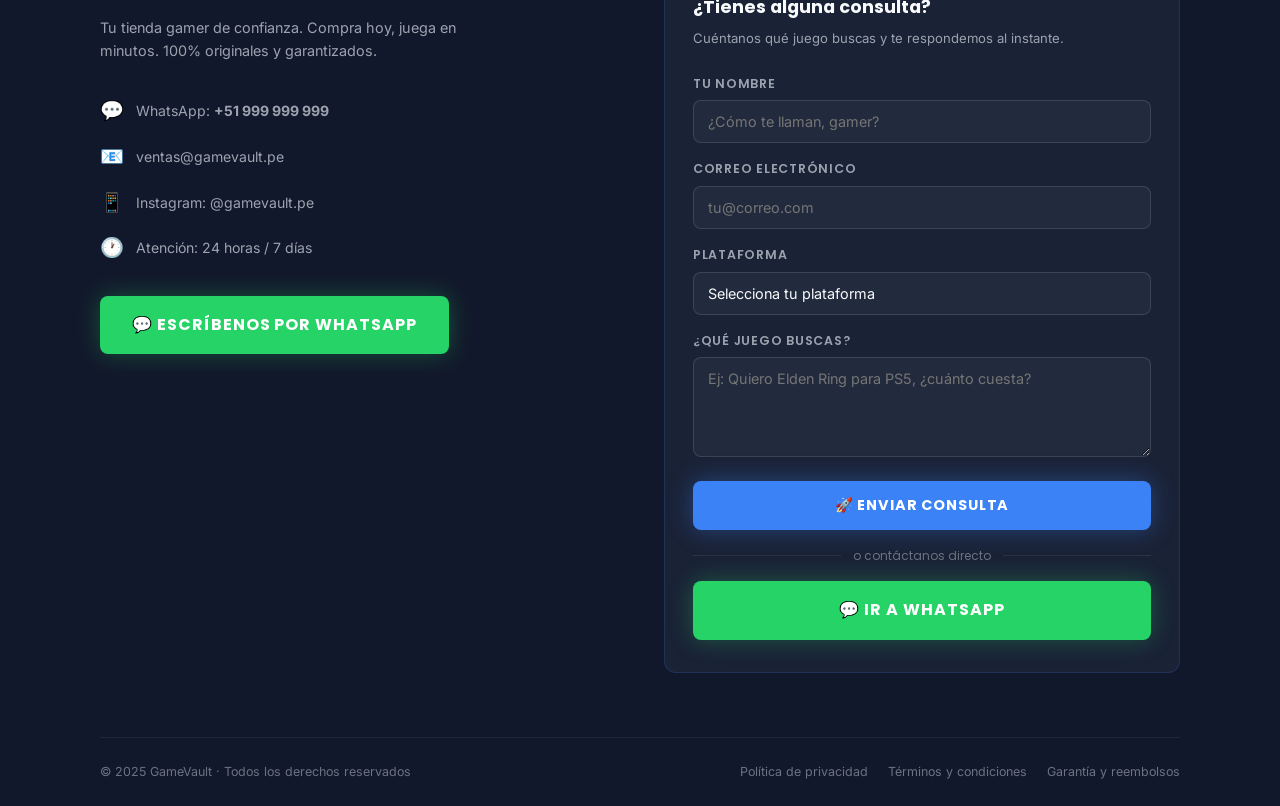
<file: xd.html>
<!DOCTYPE html>
<html lang="es">
<head>
  <meta charset="UTF-8" />
  <meta name="viewport" content="width=device-width, initial-scale=1.0" />
  <title>GameVault — Compra tus videojuegos al instante 🎮</title>

  <!-- Google Fonts -->
  <link rel="preconnect" href="https://fonts.googleapis.com" />
  <link rel="preconnect" href="https://fonts.gstatic.com" crossorigin />
  <link href="https://fonts.googleapis.com/css2?family=Orbitron:wght@400;700;900&family=Poppins:wght@400;500;600;700&family=Inter:wght@400;500&display=swap" rel="stylesheet" />

  <style>
    /* =============================================
       CSS CUSTOM PROPERTIES — DESIGN TOKENS
    ============================================= */
    :root {
      --bg-deep:       #0B0F1A;
      --bg-dark:       #12182B;
      --bg-card:       #1A2236;
      --electric:      #3B82F6;
      --electric-glow: #3B82F620;
      --electric-dim:  #2563EB;
      --neon-red:      #EF4444;
      --neon-red-glow: #EF444430;
      --green-ok:      #22C55E;
      --green-glow:    #22C55E20;
      --white-soft:    #F9FAFB;
      --grey-mid:      #9CA3AF;
      --grey-dim:      #6B7280;
      --font-title:    'Orbitron', sans-serif;
      --font-ui:       'Poppins', sans-serif;
      --font-body:     'Inter', sans-serif;
      --radius:        12px;
      --radius-sm:     8px;
      --transition:    .25s ease;
    }

    /* =============================================
       RESET & BASE
    ============================================= */
    *, *::before, *::after { box-sizing: border-box; margin: 0; padding: 0; }
    html { scroll-behavior: smooth; }

    body {
      background: var(--bg-deep);
      color: var(--white-soft);
      font-family: var(--font-body);
      font-size: 16px;
      line-height: 1.65;
      overflow-x: hidden;
    }

    img { max-width: 100%; display: block; }
    a { text-decoration: none; color: inherit; }

    /* =============================================
       UTILITIES
    ============================================= */
    .container {
      width: 100%;
      max-width: 1120px;
      margin: 0 auto;
      padding: 0 20px;
    }

    .section-label {
      font-family: var(--font-title);
      font-size: .65rem;
      letter-spacing: .2em;
      text-transform: uppercase;
      color: var(--electric);
      margin-bottom: 12px;
    }

    .section-title {
      font-family: var(--font-ui);
      font-weight: 700;
      font-size: clamp(1.6rem, 4vw, 2.4rem);
      line-height: 1.2;
      margin-bottom: 16px;
    }

    .section-subtitle {
      color: var(--grey-mid);
      font-size: .95rem;
      max-width: 520px;
    }

    /* Glow divider */
    .glow-line {
      height: 1px;
      background: linear-gradient(90deg, transparent, var(--electric), transparent);
      margin: 0 auto;
      opacity: .4;
    }

    /* =============================================
       BUTTONS
    ============================================= */
    .btn {
      display: inline-flex;
      align-items: center;
      gap: 8px;
      font-family: var(--font-ui);
      font-weight: 700;
      font-size: .9rem;
      letter-spacing: .06em;
      text-transform: uppercase;
      padding: 14px 28px;
      border-radius: var(--radius-sm);
      cursor: pointer;
      border: none;
      transition: transform var(--transition), box-shadow var(--transition), background var(--transition);
    }

    .btn-primary {
      background: var(--electric);
      color: #fff;
      box-shadow: 0 0 24px #3B82F660;
    }
    .btn-primary:hover {
      background: var(--electric-dim);
      transform: translateY(-2px);
      box-shadow: 0 0 36px #3B82F680;
    }

    .btn-ghost {
      background: transparent;
      color: var(--electric);
      border: 1.5px solid var(--electric);
    }
    .btn-ghost:hover {
      background: var(--electric-glow);
      transform: translateY(-2px);
    }

    .btn-red {
      background: var(--neon-red);
      color: #fff;
      box-shadow: 0 0 20px #EF444450;
    }
    .btn-red:hover {
      transform: translateY(-2px);
      box-shadow: 0 0 32px #EF444470;
    }

    .btn-whatsapp {
      background: #25D366;
      color: #fff;
      font-size: 1rem;
      padding: 16px 32px;
      box-shadow: 0 0 24px #25D36650;
    }
    .btn-whatsapp:hover {
      transform: translateY(-2px);
      box-shadow: 0 0 36px #25D36670;
    }

    /* =============================================
       NAV
    ============================================= */
    .nav {
      position: fixed;
      top: 0;
      left: 0;
      right: 0;
      z-index: 100;
      background: rgba(11, 15, 26, .88);
      backdrop-filter: blur(14px);
      border-bottom: 1px solid rgba(59, 130, 246, .12);
    }

    .nav__inner {
      display: flex;
      align-items: center;
      justify-content: space-between;
      height: 64px;
    }

    .nav__logo {
      font-family: var(--font-title);
      font-weight: 900;
      font-size: 1.2rem;
      color: var(--electric);
      letter-spacing: .04em;
    }
    .nav__logo span { color: var(--neon-red); }

    .nav__links {
      display: none;
      gap: 28px;
      list-style: none;
    }
    .nav__links a {
      font-family: var(--font-ui);
      font-size: .85rem;
      font-weight: 500;
      color: var(--grey-mid);
      transition: color var(--transition);
    }
    .nav__links a:hover { color: var(--white-soft); }

    .nav__cta { display: none; }

    @media (min-width: 768px) {
      .nav__links { display: flex; }
      .nav__cta   { display: inline-flex; }
    }

    /* =============================================
       ① HERO — ATTENTION
    ============================================= */
    .hero {
      position: relative;
      min-height: 100svh;
      display: flex;
      align-items: center;
      overflow: hidden;
      padding-top: 64px;
    }

    /* Animated grid background */
    .hero__grid {
      position: absolute;
      inset: 0;
      background-image:
        linear-gradient(rgba(59,130,246,.06) 1px, transparent 1px),
        linear-gradient(90deg, rgba(59,130,246,.06) 1px, transparent 1px);
      background-size: 48px 48px;
      animation: gridScroll 20s linear infinite;
    }
    @keyframes gridScroll {
      0%   { background-position: 0 0; }
      100% { background-position: 48px 48px; }
    }

    /* Radial glow orbs */
    .hero__orb {
      position: absolute;
      border-radius: 50%;
      filter: blur(80px);
      pointer-events: none;
    }
    .hero__orb--1 {
      width: 480px; height: 480px;
      background: rgba(59,130,246,.15);
      top: -120px; left: -80px;
    }
    .hero__orb--2 {
      width: 360px; height: 360px;
      background: rgba(239,68,68,.12);
      bottom: 60px; right: -60px;
    }

    .hero__content {
      position: relative;
      z-index: 2;
      max-width: 680px;
    }

    .hero__badge {
      display: inline-flex;
      align-items: center;
      gap: 8px;
      background: rgba(239,68,68,.15);
      border: 1px solid rgba(239,68,68,.3);
      border-radius: 99px;
      padding: 6px 16px;
      font-family: var(--font-ui);
      font-size: .78rem;
      font-weight: 600;
      color: var(--neon-red);
      margin-bottom: 24px;
      animation: pulse-red 2.4s ease infinite;
    }
    @keyframes pulse-red {
      0%, 100% { box-shadow: 0 0 0 0 rgba(239,68,68,.35); }
      50%       { box-shadow: 0 0 0 8px rgba(239,68,68,0); }
    }

    .hero__title {
      font-family: var(--font-title);
      font-weight: 900;
      font-size: clamp(2rem, 6vw, 3.8rem);
      line-height: 1.1;
      margin-bottom: 20px;
      text-shadow: 0 0 40px rgba(59,130,246,.3);
    }
    .hero__title .accent { color: var(--electric); }
    .hero__title .accent-red { color: var(--neon-red); }

    .hero__sub {
      font-family: var(--font-ui);
      font-size: clamp(.95rem, 2.5vw, 1.15rem);
      color: var(--grey-mid);
      margin-bottom: 36px;
      max-width: 520px;
    }
    .hero__sub strong { color: var(--white-soft); font-weight: 600; }

    .hero__actions {
      display: flex;
      flex-wrap: wrap;
      gap: 14px;
      margin-bottom: 48px;
    }

    /* Trust micro-row */
    .hero__trust {
      display: flex;
      flex-wrap: wrap;
      gap: 20px;
      align-items: center;
    }
    .trust-item {
      display: flex;
      align-items: center;
      gap: 7px;
      font-family: var(--font-ui);
      font-size: .82rem;
      color: var(--grey-mid);
    }
    .trust-item .icon { font-size: 1rem; }
    .trust-item .green { color: var(--green-ok); font-weight: 600; }

    /* Countdown bar */
    .hero__countdown {
      position: absolute;
      bottom: 0;
      left: 0;
      right: 0;
      z-index: 3;
      background: linear-gradient(90deg, var(--neon-red), #c2410c);
      padding: 10px 20px;
      display: flex;
      align-items: center;
      justify-content: center;
      gap: 12px;
      flex-wrap: wrap;
    }
    .countdown__label {
      font-family: var(--font-ui);
      font-size: .82rem;
      font-weight: 600;
      letter-spacing: .04em;
    }
    .countdown__timer {
      font-family: var(--font-title);
      font-size: 1rem;
      font-weight: 700;
      letter-spacing: .08em;
      background: rgba(0,0,0,.25);
      padding: 4px 12px;
      border-radius: 6px;
      min-width: 88px;
      text-align: center;
    }

    /* =============================================
       ② PROPUESTA DE VALOR — INTEREST
    ============================================= */
    .trust-section {
      padding: 80px 0;
      background: var(--bg-dark);
      border-top: 1px solid rgba(59,130,246,.1);
      border-bottom: 1px solid rgba(59,130,246,.1);
    }

    .trust-section__header {
      text-align: center;
      margin-bottom: 56px;
    }
    .trust-section__subtitle {
      margin: 0 auto;
    }

    /* Stats row */
    .stats-row {
      display: grid;
      grid-template-columns: repeat(auto-fit, minmax(160px, 1fr));
      gap: 24px;
      margin-bottom: 56px;
    }

    .stat-card {
      background: var(--bg-card);
      border: 1px solid rgba(59,130,246,.15);
      border-radius: var(--radius);
      padding: 28px 20px;
      text-align: center;
      transition: border-color var(--transition), transform var(--transition);
    }
    .stat-card:hover {
      border-color: var(--electric);
      transform: translateY(-4px);
    }
    .stat-card__number {
      font-family: var(--font-title);
      font-size: 2rem;
      font-weight: 900;
      color: var(--electric);
      margin-bottom: 6px;
    }
    .stat-card__label {
      font-family: var(--font-ui);
      font-size: .82rem;
      color: var(--grey-mid);
    }

    /* Guarantee seals */
    .seals-grid {
      display: grid;
      grid-template-columns: repeat(auto-fit, minmax(220px, 1fr));
      gap: 20px;
      margin-bottom: 48px;
    }

    .seal-card {
      display: flex;
      align-items: flex-start;
      gap: 16px;
      background: var(--bg-card);
      border: 1px solid rgba(34,197,94,.18);
      border-radius: var(--radius);
      padding: 22px 20px;
      transition: border-color var(--transition), box-shadow var(--transition);
    }
    .seal-card:hover {
      border-color: var(--green-ok);
      box-shadow: 0 0 20px var(--green-glow);
    }
    .seal-card__icon {
      font-size: 1.8rem;
      line-height: 1;
      flex-shrink: 0;
      margin-top: 2px;
    }
    .seal-card__title {
      font-family: var(--font-ui);
      font-size: .9rem;
      font-weight: 700;
      color: var(--green-ok);
      margin-bottom: 4px;
    }
    .seal-card__desc {
      font-size: .8rem;
      color: var(--grey-mid);
      line-height: 1.5;
    }

    /* Payment row */
    .payment-row {
      display: flex;
      flex-wrap: wrap;
      align-items: center;
      justify-content: center;
      gap: 12px;
    }
    .payment-row__label {
      font-family: var(--font-ui);
      font-size: .82rem;
      color: var(--grey-mid);
      margin-right: 4px;
    }
    .pay-badge {
      background: var(--bg-card);
      border: 1px solid rgba(255,255,255,.1);
      border-radius: var(--radius-sm);
      padding: 8px 16px;
      font-family: var(--font-ui);
      font-size: .8rem;
      font-weight: 600;
      color: var(--white-soft);
      display: flex;
      align-items: center;
      gap: 6px;
    }

    /* =============================================
       ③ CATÁLOGO DESTACADO — DESIRE
    ============================================= */
    .catalog {
      padding: 88px 0;
    }
    .catalog__header {
      text-align: center;
      margin-bottom: 56px;
    }

    .games-grid {
      display: grid;
      grid-template-columns: repeat(auto-fill, minmax(260px, 1fr));
      gap: 24px;
      margin-bottom: 40px;
    }

    .game-card {
      background: var(--bg-card);
      border: 1px solid rgba(59,130,246,.12);
      border-radius: var(--radius);
      overflow: hidden;
      transition: transform var(--transition), border-color var(--transition), box-shadow var(--transition);
      position: relative;
    }
    .game-card:hover {
      transform: translateY(-6px);
      border-color: var(--electric);
      box-shadow: 0 12px 40px rgba(59,130,246,.2);
    }

    /* Placeholder cover with gradient */
    .game-card__cover {
      height: 180px;
      display: flex;
      align-items: center;
      justify-content: center;
      font-size: 4rem;
      position: relative;
      overflow: hidden;
    }
    .cover-1 { background: linear-gradient(135deg, #1e3a5f, #0f172a); }
    .cover-2 { background: linear-gradient(135deg, #3b0764, #1e1b4b); }
    .cover-3 { background: linear-gradient(135deg, #14532d, #052e16); }
    .cover-4 { background: linear-gradient(135deg, #7c2d12, #1c0a00); }
    .cover-5 { background: linear-gradient(135deg, #1e3a8a, #0f172a); }
    .cover-6 { background: linear-gradient(135deg, #312e81, #1e1b4b); }

    /* Badge discount */
    .game-card__badge {
      position: absolute;
      top: 12px;
      left: 12px;
      background: var(--neon-red);
      color: #fff;
      font-family: var(--font-title);
      font-size: .65rem;
      font-weight: 700;
      padding: 4px 10px;
      border-radius: 6px;
    }

    /* Platform tag */
    .game-card__platform {
      position: absolute;
      top: 12px;
      right: 12px;
      background: rgba(0,0,0,.6);
      border: 1px solid rgba(255,255,255,.15);
      color: var(--grey-mid);
      font-size: .68rem;
      font-weight: 600;
      padding: 4px 10px;
      border-radius: 6px;
      font-family: var(--font-ui);
    }

    .game-card__body {
      padding: 18px;
    }
    .game-card__title {
      font-family: var(--font-ui);
      font-size: .95rem;
      font-weight: 700;
      margin-bottom: 6px;
      color: var(--white-soft);
    }
    .game-card__genre {
      font-size: .75rem;
      color: var(--grey-dim);
      margin-bottom: 14px;
    }
    .game-card__pricing {
      display: flex;
      align-items: center;
      gap: 10px;
      margin-bottom: 16px;
    }
    .price-old {
      font-size: .8rem;
      color: var(--grey-dim);
      text-decoration: line-through;
    }
    .price-new {
      font-family: var(--font-title);
      font-size: 1.1rem;
      font-weight: 700;
      color: var(--electric);
    }

    .game-card__cta {
      width: 100%;
      justify-content: center;
      padding: 10px;
      font-size: .8rem;
    }

    .catalog__more {
      text-align: center;
      margin-top: 16px;
    }

    /* =============================================
       ④ CÓMO FUNCIONA — ACTION trigger
    ============================================= */
    .how-it-works {
      padding: 88px 0;
      background: var(--bg-dark);
      border-top: 1px solid rgba(59,130,246,.08);
      border-bottom: 1px solid rgba(59,130,246,.08);
    }
    .how-it-works__header {
      text-align: center;
      margin-bottom: 64px;
    }

    .steps-row {
      display: grid;
      grid-template-columns: repeat(auto-fit, minmax(220px, 1fr));
      gap: 32px;
      position: relative;
    }

    .step-card {
      text-align: center;
      position: relative;
    }

    .step-card__num {
      width: 64px;
      height: 64px;
      border-radius: 50%;
      background: var(--electric-glow);
      border: 2px solid var(--electric);
      display: flex;
      align-items: center;
      justify-content: center;
      font-family: var(--font-title);
      font-size: 1.3rem;
      font-weight: 900;
      color: var(--electric);
      margin: 0 auto 20px;
      box-shadow: 0 0 24px rgba(59,130,246,.25);
    }

    .step-card__icon { font-size: 2.2rem; margin-bottom: 16px; }

    .step-card__title {
      font-family: var(--font-ui);
      font-size: 1rem;
      font-weight: 700;
      margin-bottom: 8px;
    }
    .step-card__desc {
      font-size: .85rem;
      color: var(--grey-mid);
      max-width: 220px;
      margin: 0 auto;
    }

    /* Arrow connector between steps */
    .step-arrow {
      display: none;
      position: absolute;
      top: 32px;
      right: -20px;
      color: var(--electric);
      font-size: 1.4rem;
      opacity: .5;
    }

    @media (min-width: 768px) {
      .step-card { position: relative; }
      .step-arrow { display: block; }
      .step-card:last-child .step-arrow { display: none; }
    }

    /* =============================================
       ⑤ TESTIMONIOS — SOCIAL PROOF
    ============================================= */
    .testimonials {
      padding: 88px 0;
    }
    .testimonials__header {
      text-align: center;
      margin-bottom: 56px;
    }

    .testi-grid {
      display: grid;
      grid-template-columns: repeat(auto-fill, minmax(280px, 1fr));
      gap: 24px;
    }

    .testi-card {
      background: var(--bg-card);
      border: 1px solid rgba(59,130,246,.12);
      border-radius: var(--radius);
      padding: 26px 24px;
      transition: border-color var(--transition), transform var(--transition);
      position: relative;
    }
    .testi-card:hover {
      border-color: rgba(59,130,246,.4);
      transform: translateY(-4px);
    }
    .testi-card::before {
      content: '"';
      position: absolute;
      top: -10px;
      left: 22px;
      font-family: var(--font-title);
      font-size: 4rem;
      color: var(--electric);
      opacity: .25;
      line-height: 1;
    }

    .testi-card__stars {
      color: #FBBF24;
      font-size: 1rem;
      margin-bottom: 14px;
      letter-spacing: 2px;
    }
    .testi-card__text {
      font-size: .88rem;
      color: var(--grey-mid);
      margin-bottom: 20px;
      line-height: 1.65;
    }
    .testi-card__text strong { color: var(--white-soft); font-style: italic; }

    .testi-card__user {
      display: flex;
      align-items: center;
      gap: 12px;
    }
    .testi-card__avatar {
      width: 42px;
      height: 42px;
      border-radius: 50%;
      display: flex;
      align-items: center;
      justify-content: center;
      font-size: 1.3rem;
      flex-shrink: 0;
      border: 2px solid rgba(59,130,246,.3);
    }
    .av-1 { background: linear-gradient(135deg,#1d4ed8,#0f172a); }
    .av-2 { background: linear-gradient(135deg,#7c3aed,#1e1b4b); }
    .av-3 { background: linear-gradient(135deg,#059669,#052e16); }
    .av-4 { background: linear-gradient(135deg,#b45309,#1c0a00); }
    .av-5 { background: linear-gradient(135deg,#dc2626,#1c0a00); }
    .av-6 { background: linear-gradient(135deg,#0891b2,#0c4a6e); }

    .testi-card__name {
      font-family: var(--font-ui);
      font-size: .88rem;
      font-weight: 700;
    }
    .testi-card__platform {
      font-size: .75rem;
      color: var(--grey-dim);
    }

    /* Verified badge */
    .verified-badge {
      display: inline-flex;
      align-items: center;
      gap: 4px;
      font-size: .68rem;
      font-weight: 600;
      color: var(--green-ok);
      background: var(--green-glow);
      border: 1px solid rgba(34,197,94,.25);
      border-radius: 99px;
      padding: 2px 8px;
      margin-left: auto;
    }

    /* =============================================
       ⑥ FOOTER + CONTACTO — ACTION
    ============================================= */
    .footer-contact {
      background: var(--bg-dark);
      border-top: 1px solid rgba(59,130,246,.12);
      padding: 80px 0 0;
    }

    .footer-contact__top {
      display: grid;
      grid-template-columns: 1fr;
      gap: 48px;
      margin-bottom: 64px;
    }

    @media (min-width: 768px) {
      .footer-contact__top {
        grid-template-columns: 1fr 1fr;
        align-items: start;
      }
    }

    /* Contact info column */
    .contact-info__logo {
      font-family: var(--font-title);
      font-weight: 900;
      font-size: 1.5rem;
      color: var(--electric);
      margin-bottom: 16px;
    }
    .contact-info__logo span { color: var(--neon-red); }
    .contact-info__tagline {
      color: var(--grey-mid);
      font-size: .9rem;
      margin-bottom: 32px;
      max-width: 360px;
    }

    .contact-channels {
      display: flex;
      flex-direction: column;
      gap: 14px;
      margin-bottom: 32px;
    }
    .contact-channel {
      display: flex;
      align-items: center;
      gap: 12px;
      font-size: .88rem;
      color: var(--grey-mid);
    }
    .contact-channel span:first-child { font-size: 1.2rem; }

    /* Form column */
    .contact-form {
      background: var(--bg-card);
      border: 1px solid rgba(59,130,246,.18);
      border-radius: var(--radius);
      padding: 32px 28px;
    }
    .contact-form h3 {
      font-family: var(--font-ui);
      font-size: 1.1rem;
      font-weight: 700;
      margin-bottom: 6px;
    }
    .contact-form p {
      font-size: .82rem;
      color: var(--grey-mid);
      margin-bottom: 24px;
    }

    .form-group {
      margin-bottom: 16px;
    }
    .form-group label {
      display: block;
      font-family: var(--font-ui);
      font-size: .78rem;
      font-weight: 600;
      color: var(--grey-mid);
      margin-bottom: 6px;
      text-transform: uppercase;
      letter-spacing: .06em;
    }
    .form-group input,
    .form-group select,
    .form-group textarea {
      width: 100%;
      background: rgba(255,255,255,.04);
      border: 1px solid rgba(255,255,255,.12);
      border-radius: var(--radius-sm);
      padding: 12px 14px;
      color: var(--white-soft);
      font-family: var(--font-body);
      font-size: .9rem;
      outline: none;
      transition: border-color var(--transition), box-shadow var(--transition);
      -webkit-appearance: none;
    }
    .form-group input:focus,
    .form-group select:focus,
    .form-group textarea:focus {
      border-color: var(--electric);
      box-shadow: 0 0 0 3px rgba(59,130,246,.15);
    }
    .form-group textarea { resize: vertical; min-height: 100px; }
    .form-group select option { background: var(--bg-dark); }

    .form-submit {
      width: 100%;
      justify-content: center;
      font-size: .9rem;
      padding: 14px;
      margin-bottom: 16px;
    }

    .form-whatsapp-row {
      text-align: center;
    }
    .form-divider {
      display: flex;
      align-items: center;
      gap: 12px;
      margin-bottom: 16px;
    }
    .form-divider::before, .form-divider::after {
      content: '';
      flex: 1;
      height: 1px;
      background: rgba(255,255,255,.08);
    }
    .form-divider span {
      font-size: .75rem;
      color: var(--grey-dim);
      font-family: var(--font-ui);
    }

    /* Footer bottom bar */
    .footer-bar {
      border-top: 1px solid rgba(255,255,255,.06);
      padding: 24px 0;
      display: flex;
      flex-wrap: wrap;
      align-items: center;
      justify-content: space-between;
      gap: 12px;
    }
    .footer-bar p {
      font-size: .78rem;
      color: var(--grey-dim);
    }
    .footer-bar__links {
      display: flex;
      gap: 20px;
    }
    .footer-bar__links a {
      font-size: .78rem;
      color: var(--grey-dim);
      transition: color var(--transition);
    }
    .footer-bar__links a:hover { color: var(--white-soft); }

    /* =============================================
       SCROLL REVEAL ANIMATION
    ============================================= */
    .reveal {
      opacity: 0;
      transform: translateY(28px);
      transition: opacity .6s ease, transform .6s ease;
    }
    .reveal.visible {
      opacity: 1;
      transform: translateY(0);
    }

    /* Stagger delays */
    .reveal-d1 { transition-delay: .1s; }
    .reveal-d2 { transition-delay: .2s; }
    .reveal-d3 { transition-delay: .3s; }
    .reveal-d4 { transition-delay: .4s; }
    .reveal-d5 { transition-delay: .5s; }

    /* =============================================
       FLOATING WHATSAPP BUTTON
    ============================================= */
    .float-wa {
      position: fixed;
      bottom: 28px;
      right: 24px;
      z-index: 200;
      background: #25D366;
      color: #fff;
      width: 56px;
      height: 56px;
      border-radius: 50%;
      display: flex;
      align-items: center;
      justify-content: center;
      font-size: 1.6rem;
      box-shadow: 0 4px 20px rgba(37,211,102,.5);
      transition: transform var(--transition), box-shadow var(--transition);
      cursor: pointer;
      text-decoration: none;
    }
    .float-wa:hover {
      transform: scale(1.1);
      box-shadow: 0 6px 28px rgba(37,211,102,.7);
    }

    /* =============================================
       RESPONSIVE OVERRIDES
    ============================================= */
    @media (min-width: 640px) {
      .hero__title { font-size: 2.8rem; }
    }
    @media (min-width: 1024px) {
      .hero__title { font-size: 3.6rem; }
    }
  </style>
</head>
<body>

  <!-- ==========================================
       FLOATING WHATSAPP
  =========================================== -->
  <a href="https://wa.me/51999999999?text=Hola!%20Quiero%20comprar%20un%20videojuego%20🎮"
     class="float-wa"
     target="_blank"
     rel="noopener"
     aria-label="Contactar por WhatsApp">
    💬
  </a>

  <!-- ==========================================
       NAV
  =========================================== -->
  <nav class="nav" aria-label="Navegación principal">
    <div class="container nav__inner">
      <a href="#" class="nav__logo">Game<span>Vault</span></a>

      <ul class="nav__links">
        <li><a href="#catalogo">Catálogo</a></li>
        <li><a href="#como-funciona">Cómo funciona</a></li>
        <li><a href="#testimonios">Reseñas</a></li>
        <li><a href="#contacto">Contacto</a></li>
      </ul>

      <a href="#catalogo" class="btn btn-primary nav__cta">
        🎮 Ver juegos
      </a>
    </div>
  </nav>

  <!-- ==========================================
       ① HERO — ATTENTION
  =========================================== -->
  <section class="hero" id="inicio" aria-labelledby="hero-title">
    <!-- Background effects -->
    <div class="hero__grid" aria-hidden="true"></div>
    <div class="hero__orb hero__orb--1" aria-hidden="true"></div>
    <div class="hero__orb hero__orb--2" aria-hidden="true"></div>

    <div class="container">
      <div class="hero__content">

        <!-- Urgency badge -->
        <div class="hero__badge" aria-label="Oferta por tiempo limitado">
          🔥 Oferta de lanzamiento — ¡Solo por hoy!
        </div>

        <!-- H1: Beneficio principal -->
        <h1 class="hero__title" id="hero-title">
          Compra tus videojuegos<br>
          y juega en
          <span class="accent">minutos</span>
          <span class="accent-red"> 🎮</span>
        </h1>

        <!-- Subtítulo: Seguridad + rapidez -->
        <p class="hero__sub">
          <strong>100% originales, entrega inmediata y pago 100% seguro.</strong><br>
          Sin esperas. Sin complicaciones. Tu próxima aventura te espera ahora.
        </p>

        <!-- CTAs -->
        <div class="hero__actions">
          <a href="#catalogo" class="btn btn-primary">
            🛒 Comprar ahora
          </a>
          <a href="#como-funciona" class="btn btn-ghost">
            ¿Cómo funciona?
          </a>
        </div>

        <!-- Trust indicators -->
        <div class="hero__trust">
          <div class="trust-item">
            <span class="icon">✅</span>
            <span class="green">+15,000</span>
            <span>gamers satisfechos</span>
          </div>
          <div class="trust-item">
            <span class="icon">⚡</span>
            <span>Entrega al instante</span>
          </div>
          <div class="trust-item">
            <span class="icon">🔒</span>
            <span>Pago 100% seguro</span>
          </div>
        </div>

      </div>
    </div>

    <!-- Countdown bar -->
    <div class="hero__countdown" aria-live="polite">
      <span class="countdown__label">⏰ Oferta especial termina en:</span>
      <span class="countdown__timer" id="countdown">00:00:00</span>
      <span class="countdown__label">— ¡No pierdas el descuento!</span>
    </div>
  </section>


  <!-- ==========================================
       ② PROPUESTA DE VALOR — INTEREST
  =========================================== -->
  <section class="trust-section" id="confianza" aria-labelledby="trust-title">
    <div class="container">

      <div class="trust-section__header reveal">
        <p class="section-label">¿Por qué elegirnos?</p>
        <h2 class="section-title" id="trust-title">Tu seguridad es nuestra prioridad</h2>
        <p class="section-subtitle trust-section__subtitle">
          Somos una tienda verificada con miles de clientes felices. Aquí tu dinero siempre está protegido.
        </p>
      </div>

      <!-- Estadísticas -->
      <div class="stats-row">
        <div class="stat-card reveal reveal-d1">
          <div class="stat-card__number">15K+</div>
          <div class="stat-card__label">Gamers satisfechos</div>
        </div>
        <div class="stat-card reveal reveal-d2">
          <div class="stat-card__number">98%</div>
          <div class="stat-card__label">Reseñas positivas</div>
        </div>
        <div class="stat-card reveal reveal-d3">
          <div class="stat-card__number">&lt;5min</div>
          <div class="stat-card__label">Tiempo de entrega</div>
        </div>
        <div class="stat-card reveal reveal-d4">
          <div class="stat-card__number">3 años</div>
          <div class="stat-card__label">En el mercado</div>
        </div>
      </div>

      <!-- Sellos de garantía -->
      <div class="seals-grid">
        <div class="seal-card reveal reveal-d1">
          <div class="seal-card__icon">🔒</div>
          <div>
            <div class="seal-card__title">Compra 100% Segura</div>
            <div class="seal-card__desc">Encriptación SSL en todos los pagos. Tu información jamás es compartida.</div>
          </div>
        </div>
        <div class="seal-card reveal reveal-d2">
          <div class="seal-card__icon">✅</div>
          <div>
            <div class="seal-card__title">Juegos 100% Originales</div>
            <div class="seal-card__desc">Licencias auténticas directamente desde las plataformas oficiales.</div>
          </div>
        </div>
        <div class="seal-card reveal reveal-d3">
          <div class="seal-card__icon">🛡️</div>
          <div>
            <div class="seal-card__title">Garantía de Reembolso</div>
            <div class="seal-card__desc">Si el código no funciona, te devolvemos tu dinero sin preguntas.</div>
          </div>
        </div>
        <div class="seal-card reveal reveal-d4">
          <div class="seal-card__icon">⚡</div>
          <div>
            <div class="seal-card__title">Entrega Instantánea</div>
            <div class="seal-card__desc">Recibes tu código por correo o WhatsApp en menos de 5 minutos.</div>
          </div>
        </div>
        <div class="seal-card reveal reveal-d5">
          <div class="seal-card__icon">🎧</div>
          <div>
            <div class="seal-card__title">Soporte 24/7</div>
            <div class="seal-card__desc">Nuestro equipo está disponible todos los días para ayudarte.</div>
          </div>
        </div>
        <div class="seal-card reveal reveal-d1">
          <div class="seal-card__icon">💰</div>
          <div>
            <div class="seal-card__title">Mejor Precio Garantizado</div>
            <div class="seal-card__desc">Si encuentras más barato, igualamos o mejoramos el precio.</div>
          </div>
        </div>
      </div>

      <!-- Métodos de pago -->
      <div class="payment-row reveal">
        <span class="payment-row__label">Paga con:</span>
        <div class="pay-badge">💳 Visa / Mastercard</div>
        <div class="pay-badge">📱 Yape</div>
        <div class="pay-badge">🏦 Plin</div>
        <div class="pay-badge">💸 Transferencia</div>
        <div class="pay-badge">🌐 PayPal</div>
      </div>

    </div>
  </section>


  <!-- ==========================================
       ③ CATÁLOGO DESTACADO — DESIRE
  =========================================== -->
  <section class="catalog" id="catalogo" aria-labelledby="catalog-title">
    <div class="container">

      <div class="catalog__header reveal">
        <p class="section-label">Catálogo destacado</p>
        <h2 class="section-title" id="catalog-title">Los juegos más buscados 🔥</h2>
        <p class="section-subtitle" style="margin: 0 auto;">
          Últimos lanzamientos y clásicos imprescindibles. Disponibles al instante en PlayStation, Xbox y PC.
        </p>
      </div>

      <div class="games-grid">

        <!-- Juego 1 -->
        <article class="game-card reveal reveal-d1">
          <div class="game-card__cover cover-1">
            <span aria-hidden="true">⚔️</span>
            <span class="game-card__badge">-30%</span>
            <span class="game-card__platform">PS5 / PS4</span>
          </div>
          <div class="game-card__body">
            <h3 class="game-card__title">Elden Ring</h3>
            <p class="game-card__genre">RPG / Acción · FromSoftware</p>
            <div class="game-card__pricing">
              <span class="price-old">S/ 280</span>
              <span class="price-new">S/ 196</span>
            </div>
            <a href="#contacto" class="btn btn-primary game-card__cta">🛒 Comprar ahora</a>
          </div>
        </article>

        <!-- Juego 2 -->
        <article class="game-card reveal reveal-d2">
          <div class="game-card__cover cover-2">
            <span aria-hidden="true">🕷️</span>
            <span class="game-card__badge">-25%</span>
            <span class="game-card__platform">PS5</span>
          </div>
          <div class="game-card__body">
            <h3 class="game-card__title">Marvel's Spider-Man 2</h3>
            <p class="game-card__genre">Acción / Aventura · Insomniac</p>
            <div class="game-card__pricing">
              <span class="price-old">S/ 320</span>
              <span class="price-new">S/ 240</span>
            </div>
            <a href="#contacto" class="btn btn-primary game-card__cta">🛒 Comprar ahora</a>
          </div>
        </article>

        <!-- Juego 3 -->
        <article class="game-card reveal reveal-d3">
          <div class="game-card__cover cover-3">
            <span aria-hidden="true">🌿</span>
            <span class="game-card__badge">HOT</span>
            <span class="game-card__platform">PC / Xbox</span>
          </div>
          <div class="game-card__body">
            <h3 class="game-card__title">Hogwarts Legacy</h3>
            <p class="game-card__genre">RPG / Aventura · Avalanche</p>
            <div class="game-card__pricing">
              <span class="price-old">S/ 260</span>
              <span class="price-new">S/ 180</span>
            </div>
            <a href="#contacto" class="btn btn-primary game-card__cta">🛒 Comprar ahora</a>
          </div>
        </article>

        <!-- Juego 4 -->
        <article class="game-card reveal reveal-d4">
          <div class="game-card__cover cover-4">
            <span aria-hidden="true">🔫</span>
            <span class="game-card__badge">-20%</span>
            <span class="game-card__platform">PC / Xbox</span>
          </div>
          <div class="game-card__body">
            <h3 class="game-card__title">Call of Duty: Black Ops 6</h3>
            <p class="game-card__genre">FPS / Shooter · Activision</p>
            <div class="game-card__pricing">
              <span class="price-old">S/ 300</span>
              <span class="price-new">S/ 240</span>
            </div>
            <a href="#contacto" class="btn btn-primary game-card__cta">🛒 Comprar ahora</a>
          </div>
        </article>

        <!-- Juego 5 -->
        <article class="game-card reveal reveal-d5">
          <div class="game-card__cover cover-5">
            <span aria-hidden="true">⚽</span>
            <span class="game-card__badge">-15%</span>
            <span class="game-card__platform">PS5 / PC</span>
          </div>
          <div class="game-card__body">
            <h3 class="game-card__title">EA Sports FC 25</h3>
            <p class="game-card__genre">Deportes · EA Sports</p>
            <div class="game-card__pricing">
              <span class="price-old">S/ 240</span>
              <span class="price-new">S/ 204</span>
            </div>
            <a href="#contacto" class="btn btn-primary game-card__cta">🛒 Comprar ahora</a>
          </div>
        </article>

        <!-- Juego 6 -->
        <article class="game-card reveal reveal-d1">
          <div class="game-card__cover cover-6">
            <span aria-hidden="true">🌌</span>
            <span class="game-card__badge">NUEVO</span>
            <span class="game-card__platform">PC / Xbox</span>
          </div>
          <div class="game-card__body">
            <h3 class="game-card__title">Starfield</h3>
            <p class="game-card__genre">RPG / Exploración · Bethesda</p>
            <div class="game-card__pricing">
              <span class="price-old">S/ 290</span>
              <span class="price-new">S/ 220</span>
            </div>
            <a href="#contacto" class="btn btn-primary game-card__cta">🛒 Comprar ahora</a>
          </div>
        </article>

      </div>

      <div class="catalog__more reveal">
        <a href="#contacto" class="btn btn-ghost">
          Ver catálogo completo →
        </a>
      </div>

    </div>
  </section>


  <!-- ==========================================
       ④ CÓMO FUNCIONA — DESIRE / ACTION
  =========================================== -->
  <section class="how-it-works" id="como-funciona" aria-labelledby="how-title">
    <div class="container">

      <div class="how-it-works__header reveal">
        <p class="section-label">3 pasos simples</p>
        <h2 class="section-title" id="how-title">Compra en minutos, juega al instante</h2>
        <p class="section-subtitle" style="margin: 0 auto;">
          Sin cuentas complicadas. Sin esperas largas. Solo elige, paga y juega.
        </p>
      </div>

      <div class="steps-row">

        <!-- Paso 1 -->
        <div class="step-card reveal reveal-d1">
          <div class="step-card__num">01</div>
          <div class="step-card__icon">🎮</div>
          <h3 class="step-card__title">Elige tu juego</h3>
          <p class="step-card__desc">Explora nuestro catálogo, escoge el título y plataforma que quieres.</p>
          <span class="step-arrow" aria-hidden="true">→</span>
        </div>

        <!-- Paso 2 -->
        <div class="step-card reveal reveal-d2">
          <div class="step-card__num">02</div>
          <div class="step-card__icon">💳</div>
          <h3 class="step-card__title">Realiza el pago</h3>
          <p class="step-card__desc">Paga de forma segura con Yape, Plin, tarjeta o transferencia bancaria.</p>
          <span class="step-arrow" aria-hidden="true">→</span>
        </div>

        <!-- Paso 3 -->
        <div class="step-card reveal reveal-d3">
          <div class="step-card__num">03</div>
          <div class="step-card__icon">⚡</div>
          <h3 class="step-card__title">Recíbelo al instante</h3>
          <p class="step-card__desc">Recibes tu código digital por WhatsApp o correo en menos de 5 minutos. ¡A jugar!</p>
        </div>

      </div>

    </div>
  </section>


  <!-- ==========================================
       ⑤ TESTIMONIOS — SOCIAL PROOF
  =========================================== -->
  <section class="testimonials" id="testimonios" aria-labelledby="testi-title">
    <div class="container">

      <div class="testimonials__header reveal">
        <p class="section-label">Reseñas reales</p>
        <h2 class="section-title" id="testi-title">Lo que dicen los gamers 🏆</h2>
        <p class="section-subtitle" style="margin: 0 auto;">
          Más de 15,000 jugadores ya confiaron en nosotros. ¡Únete a la comunidad!
        </p>
      </div>

      <div class="testi-grid">

        <!-- T1 -->
        <article class="testi-card reveal reveal-d1">
          <div class="testi-card__stars">★★★★★</div>
          <p class="testi-card__text">
            <strong>"¡Increíble! Pagué el Elden Ring y en menos de 3 minutos tenía el código en mi WhatsApp."</strong>
            Pensé que era demasiado bueno para ser verdad, pero funciona perfecto. 100% recomendado.
          </p>
          <div class="testi-card__user">
            <div class="testi-card__avatar av-1">🎮</div>
            <div>
              <div class="testi-card__name">Carlos M.</div>
              <div class="testi-card__platform">PlayStation 5 · Lima, Perú</div>
            </div>
            <span class="verified-badge">✓ Verificado</span>
          </div>
        </article>

        <!-- T2 -->
        <article class="testi-card reveal reveal-d2">
          <div class="testi-card__stars">★★★★★</div>
          <p class="testi-card__text">
            <strong>"Nunca había comprado un juego digital y tenía miedo de que me estafaran."</strong>
            Pero el proceso fue clarísimo y el soporte me ayudó en tiempo real. ¡Ya compré 4 veces!
          </p>
          <div class="testi-card__user">
            <div class="testi-card__avatar av-2">👾</div>
            <div>
              <div class="testi-card__name">Lucía R.</div>
              <div class="testi-card__platform">PC · Arequipa, Perú</div>
            </div>
            <span class="verified-badge">✓ Verificado</span>
          </div>
        </article>

        <!-- T3 -->
        <article class="testi-card reveal reveal-d3">
          <div class="testi-card__stars">★★★★★</div>
          <p class="testi-card__text">
            <strong>"Los precios son los mejores que encontré en todo internet."</strong>
            Busqué el Spider-Man 2 por todos lados y acá tenían el precio más bajo con entrega instantánea. Un 10.
          </p>
          <div class="testi-card__user">
            <div class="testi-card__avatar av-3">🕹️</div>
            <div>
              <div class="testi-card__name">Diego A.</div>
              <div class="testi-card__platform">PlayStation 5 · Trujillo, Perú</div>
            </div>
            <span class="verified-badge">✓ Verificado</span>
          </div>
        </article>

        <!-- T4 -->
        <article class="testi-card reveal reveal-d4">
          <div class="testi-card__stars">★★★★★</div>
          <p class="testi-card__text">
            <strong>"Compré el FIFA 25 el sábado a la medianoche y me llegó al toque."</strong>
            Ninguna tienda tiene ese horario de atención. El soporte 24/7 es real, lo comprobé.
          </p>
          <div class="testi-card__user">
            <div class="testi-card__avatar av-4">⚽</div>
            <div>
              <div class="testi-card__name">Andrés P.</div>
              <div class="testi-card__platform">PC · Cusco, Perú</div>
            </div>
            <span class="verified-badge">✓ Verificado</span>
          </div>
        </article>

        <!-- T5 -->
        <article class="testi-card reveal reveal-d5">
          <div class="testi-card__stars">★★★★★</div>
          <p class="testi-card__text">
            <strong>"Tuve un problema con un código y en 10 minutos me lo solucionaron."</strong>
            Eso es lo que busco: que si algo falla, te respondan rápido. Tienda seria y confiable.
          </p>
          <div class="testi-card__user">
            <div class="testi-card__avatar av-5">🔫</div>
            <div>
              <div class="testi-card__name">Sebastián V.</div>
              <div class="testi-card__platform">Xbox Series X · Lima, Perú</div>
            </div>
            <span class="verified-badge">✓ Verificado</span>
          </div>
        </article>

        <!-- T6 -->
        <article class="testi-card reveal reveal-d1">
          <div class="testi-card__stars">★★★★★</div>
          <p class="testi-card__text">
            <strong>"Llevo 2 años comprando aquí y jamás he tenido un problema."</strong>
            Precios buenos, entrega rápida y siempre están disponibles. No compro en otro lado.
          </p>
          <div class="testi-card__user">
            <div class="testi-card__avatar av-6">🌌</div>
            <div>
              <div class="testi-card__name">Marco F.</div>
              <div class="testi-card__platform">PC / PS5 · Piura, Perú</div>
            </div>
            <span class="verified-badge">✓ Verificado</span>
          </div>
        </article>

      </div>
    </div>
  </section>


  <!-- ==========================================
       ⑥ FOOTER / CONTACTO — ACTION
  =========================================== -->
  <footer class="footer-contact" id="contacto" aria-labelledby="contact-title">
    <div class="container">

      <div class="footer-contact__top">

        <!-- Columna info -->
        <div class="contact-info reveal">
          <div class="contact-info__logo">Game<span>Vault</span></div>
          <p class="contact-info__tagline">
            Tu tienda gamer de confianza. Compra hoy, juega en minutos. 100% originales y garantizados.
          </p>

          <div class="contact-channels">
            <div class="contact-channel">
              <span>💬</span>
              <span>WhatsApp: <strong>+51 999 999 999</strong></span>
            </div>
            <div class="contact-channel">
              <span>📧</span>
              <span>ventas@gamevault.pe</span>
            </div>
            <div class="contact-channel">
              <span>📱</span>
              <span>Instagram: @gamevault.pe</span>
            </div>
            <div class="contact-channel">
              <span>🕐</span>
              <span>Atención: 24 horas / 7 días</span>
            </div>
          </div>

          <a
            href="https://wa.me/51999999999?text=Hola!%20Quiero%20comprar%20un%20videojuego%20🎮"
            class="btn btn-whatsapp"
            target="_blank"
            rel="noopener">
            💬 Escríbenos por WhatsApp
          </a>
        </div>

        <!-- Columna formulario -->
        <div class="contact-form reveal reveal-d2">
          <h3 id="contact-title">¿Tienes alguna consulta?</h3>
          <p>Cuéntanos qué juego buscas y te respondemos al instante.</p>

          <div class="form-group">
            <label for="name">Tu nombre</label>
            <input type="text" id="name" name="name" placeholder="¿Cómo te llaman, gamer?" autocomplete="name" />
          </div>

          <div class="form-group">
            <label for="email">Correo electrónico</label>
            <input type="email" id="email" name="email" placeholder="tu@correo.com" autocomplete="email" />
          </div>

          <div class="form-group">
            <label for="platform">Plataforma</label>
            <select id="platform" name="platform">
              <option value="" disabled selected>Selecciona tu plataforma</option>
              <option value="ps5">PlayStation 5</option>
              <option value="ps4">PlayStation 4</option>
              <option value="xbox">Xbox Series X / S</option>
              <option value="pc">PC (Steam / Epic / Ubisoft)</option>
              <option value="nintendo">Nintendo Switch</option>
            </select>
          </div>

          <div class="form-group">
            <label for="message">¿Qué juego buscas?</label>
            <textarea id="message" name="message" placeholder="Ej: Quiero Elden Ring para PS5, ¿cuánto cuesta?"></textarea>
          </div>

          <button type="button" class="btn btn-primary form-submit" onclick="handleFormSubmit()">
            🚀 Enviar consulta
          </button>

          <div class="form-divider">
            <span>o contáctanos directo</span>
          </div>

          <div class="form-whatsapp-row">
            <a
              href="https://wa.me/51999999999?text=Hola!%20Quiero%20comprar%20un%20videojuego%20🎮"
              class="btn btn-whatsapp"
              style="width:100%; justify-content:center;"
              target="_blank"
              rel="noopener">
              💬 Ir a WhatsApp
            </a>
          </div>
        </div>

      </div>

      <!-- Footer bar -->
      <div class="footer-bar">
        <p>© 2025 GameVault · Todos los derechos reservados</p>
        <div class="footer-bar__links">
          <a href="#">Política de privacidad</a>
          <a href="#">Términos y condiciones</a>
          <a href="#">Garantía y reembolsos</a>
        </div>
      </div>

    </div>
  </footer>


  <!-- ==========================================
       JAVASCRIPT
  =========================================== -->
  <script>
    /* ---- Countdown Timer ---- */
    (function () {
      const end = new Date(Date.now() + 8 * 3600 * 1000); // 8 hrs from now

      function update() {
        const diff = Math.max(0, end - Date.now());
        const h = String(Math.floor(diff / 3600000)).padStart(2, '0');
        const m = String(Math.floor((diff % 3600000) / 60000)).padStart(2, '0');
        const s = String(Math.floor((diff % 60000) / 1000)).padStart(2, '0');
        const el = document.getElementById('countdown');
        if (el) el.textContent = `${h}:${m}:${s}`;
        if (diff > 0) requestAnimationFrame(update);
      }
      update();
    })();

    /* ---- Scroll Reveal ---- */
    (function () {
      const reveals = document.querySelectorAll('.reveal');
      const observer = new IntersectionObserver(
        (entries) => {
          entries.forEach((entry) => {
            if (entry.isIntersecting) {
              entry.target.classList.add('visible');
              observer.unobserve(entry.target);
            }
          });
        },
        { threshold: 0.12 }
      );
      reveals.forEach((el) => observer.observe(el));
    })();

    /* ---- Form Submit Handler ---- */
    function handleFormSubmit() {
      const name     = document.getElementById('name').value.trim();
      const email    = document.getElementById('email').value.trim();
      const platform = document.getElementById('platform').value;
      const message  = document.getElementById('message').value.trim();

      if (!name || !email || !message) {
        alert('⚠️ Por favor, completa todos los campos requeridos.');
        return;
      }

      const wa = `https://wa.me/51999999999?text=Hola!%20Soy%20${encodeURIComponent(name)}%20(${encodeURIComponent(email)}).%20Plataforma:%20${encodeURIComponent(platform)}.%20Consulta:%20${encodeURIComponent(message)}`;
      window.open(wa, '_blank');
    }
  </script>

</body>
</html>
</file>
<file: css/style-body.css>
@import url("https://fonts.googleapis.com/css2?family=Poppins:wght@400;500;600&display=swap");

:root{

  /* Colores */
  --color-fondo: hsl(207, 40%, 8%);
  --color-titulos: #e5e5e5 ;
  --color-subtitulos:  #c6c5c6;

  /* Fuentes */
  --fuente-titulos: 'Poppins', sans-serif;

  /* Paneles */
  --color-panel:  #100020 ;

  /* Color principal */
  --color-principal:  #c267fd ;

}

html{
  scroll-behavior: smooth;
}

body{
  background-color: var(--color-fondo);
}
</file>
<file: css/style-header.css>
.circuloPerfil{
  background-image:linear-gradient( to bottom, #9e36e1 ,var(--color-fondo));
  height: 100%;
  width:105px;
}

.circuloPerfilGrande{
  background-image:linear-gradient( to bottom, #9e36e1 ,var(--color-fondo));
  width:265px;
  height: auto;
}

.Nombre{
  color:  var(--color-titulos);
  height: auto;
  font-family: var(--fuente-titulos);
  font-weight: 600;
}

.Trabajo{
  color: var(--color-subtitulos);
  font-size: 0.80rem;
  font-family: var(--fuente-titulos);
  margin-top: -0.60rem;
}

.Paneles{
  background-color: var(--color-panel);
}

i {
  color: white;
}

.TituloBrand{
  color: var(--color-titulos);
  font-size: 20px;
  font-family: var(--fuente-titulos);
  text-decoration: none;
  transition-property: color;
  transition-duration: 0.3s;
}

.TituloBrand:hover{
  color:#9e36e1;
}

.TitulosNav {
  color: var(--color-subtitulos);
  font-size: 16px;
  font-family: var(--fuente-titulos);
  margin: 0px 10px;
  text-decoration: none;  
  transition-property: color;
  transition-duration: 0.3s;
}

.TitulosNav:hover{
  color:#9e36e1;
}
</file>
<file: css/style-articulos.css>
.icono_contacto{
  color:   #9458e0  ;
  transition-duration: 1s;
  transition-property: color;
}
.icono_contacto:hover{
  color: white;
}

.icono_contacto_tel{
  color:   #9458e0  ;
  transition-duration: 1s;
  transition-property: color;
}
.icono_contacto_tel:hover{
  color:    #59c3ff   ;
}

.icono_contacto_lin{
  color:   #9458e0  ;
  transition-duration: 1s;
  transition-property: color;
}
.icono_contacto_lin:hover{
  color:     #86d3ff    ;
}

.barra-mobiles {
  background-color: rgba(0, 0, 0, 0.6);
  backdrop-filter: blur(8px);

}

#nav-tab{
  background-color:  #3a0e56 ;
  border-radius: 16px;
}

.SubTitulos{
  color: var(--color-subtitulos);
  font-size: 0.75rem;
  font-family: var(--fuente-titulos);
  font-weight: 400;
}

.Titulo{
  color: var(--color-titulos);
  font-size: 1.25rem;
  font-family: var(--fuente-titulos);
  font-weight: 600;
}

.TituloQuienSoy{
  color: var(--color-titulos);
  font-size: 2.25rem;
  font-family: var(--fuente-titulos);
  font-weight: 600;
}

.SubTitulosQuienSoy{
  color: var(--color-subtitulos);
  font-size: 1.4rem;
  font-family: var(--fuente-titulos);
  font-weight: 400;
}

.ParrafoQuienSoy{
  color: var(--color-subtitulos);
  font-size: 0.9rem;
  font-family: var(--fuente-titulos);
  font-weight: 400;
}

.proyRemeras{
  background-image: url("../img/proyectos/proyecto_1.jpg");
  background-position: center;
  background-size: cover;
  border-radius: 15px;
  filter: brightness(50%);
  transition-property: transform;
  transition-duration: 1s;
}

.proyRemeras:hover{
  transform: scale(1.05);
}

.proyAutos{
  background-image: url("../img/proyectos/proyecto_2.jpg");
  background-position: center;
  background-size: cover;
  border-radius: 15px;
  filter: brightness(50%);
  transition-property: transform;
  transition-duration: 1s;
}

.proyAutos:hover{
  transform: scale(1.05);
}

.proyTercero{
  background-image: url("../img/proyectos/proyecto_3.jpg");
  background-position: center;
  background-size: cover;
  border-radius: 15px;
  filter: brightness(50%);
  transition-property: transform;
  transition-duration: 1s;
}

.proyTercero:hover{
  transform: scale(1.05);
}

.proyCuarto{
  background-image: url("../img/proyectos/proyecto_4.jpg");
  background-position: center;
  background-size: cover;
  border-radius: 15px;
  filter: brightness(50%);
  transition-property: transform;
  transition-duration: 1s;
}

.proyCuarto:hover{
  transform: scale(1.05);
}

.proyQuinto{
  background-image: url("../img/proyectos/proyecto_5.jpg");
  background-position: center;
  background-size: cover;
  border-radius: 15px;
  filter: brightness(50%);
  transition-property: transform;
  transition-duration: 1s;
}

.proyQuinto:hover{
  transform: scale(1.05);
}

.proySexto{
  background-image: url("../img/proyectos/proyecto_6.jpg");
  background-position: center;
  background-size: cover;
  border-radius: 15px;
  filter: brightness(50%);
  transition-property: transform;
  transition-duration: 1s;
}

.proySexto:hover{
  transform: scale(1.05);
}

.proySeptimo{
  background-image: url("../img/proyectos/proyecto_7.jpg");
  background-position: center;
  background-size: cover;
  border-radius: 15px;
  filter: brightness(50%);
  transition-property: transform;
  transition-duration: 1s;
}

.proySeptimo:hover{
  transform: scale(1.05);
}

.proyOctavo{
  background-image: url("../img/proyectos/proyecto_8.jpg");
  background-position: center;
  background-size: cover;
  border-radius: 15px;
  filter: brightness(50%);
  transition-property: transform;
  transition-duration: 1s;
}

.proyOctavo:hover{
  transform: scale(1.05);
}

.proyNoveno{
  background-image: url("../img/proyectos/proyecto_9.jpg");
  background-position: center;
  background-size: cover;
  border-radius: 15px;
  filter: brightness(50%);
  transition-property: transform;
  transition-duration: 1s;
}

.proyNoveno:hover{
  transform: scale(1.05);
}

.proyBlog{
  background-image: url("../img/proyectos/blog_personal.jpg");
  background-position: center;
  background-size: cover;
  border-radius: 15px;
  filter: brightness(50%);
  transition-property: transform;
  transition-duration: 1s;
}

.proyBlog:hover{
  transform: scale(1.05);
}



.nav-link, .nav-link:focus ,.nav-link:hover{
  color: white !important;
  background-color: var(--color-fondo) !important;
}

.nav-link, .nav-link:visited{
  background-color: transparent !important;
}

.btn-primary, .btn-primary:hover, .btn-primary:active, .btn-primary:visited  {
  background-color: #7D0AB3 !important;
  border-color: #7D0AB3 !important;
}

.btn-outline-primary, .btn-outline-primary:hover, .btn-outline-primary:active, .btn-outline-primary:visited {
  border-color: #7D0AB3 !important;
}

/* Varios */

h2 {
  color: var(--color-titulos);
  font-family: var(--fuente-titulos);
  font-size: 1.75rem;
  font-weight: 900;
  text-align: center;
}

p {
  color: var(--color-titulos);
  font-size: 1rem;
  font-family: var(--fuente-titulos);
  font-weight: 300;
  text-align: center;
}

.grid {
  display: grid;
  gap: 1.5rem;
}

/* Sección Sobre Mí */

#sobreMi {
  padding-top: 5rem;
}

.sobreMi-data {
  padding-left: 5rem;
}

.sobreMi-info{
  display: flex;
  justify-content: space-evenly;
  padding-top: 1rem;
  padding-bottom: 2.5rem;
}

.sobreMi-info-box {
  padding-inline: 1rem;
}

.img-sobreMi-estilo {
  border-radius: 10px;
}

/* Sección Habilidades */

#habilidades {
  padding-top: 5rem;
}

/* Sección Proyectos */

#proyectos {
  padding-top: 5rem;
}

/* Sección Contacto */

#contacto {
  padding-top: 5rem;
}


.contact__icon{
  color: white;
  font-size: 2rem;
  margin-right: var(--mb-0-75);
}

.contact__content{
  background-color: #7D28B3;
  border-radius: .5rem;
  backdrop-filter: blur(8px);
  padding: .75rem 1rem .25rem;
}

.contact__name{
  border: none;
  background-color: var(--input-color);
  color: var(--color-titulos);
  font-size: var(--normal-font-size);
  font-family: var(--body-font);
  font-family: var(--body-font);
  outline: none;
  padding: .25rem .5rem .5rem 0;
  width: 100%;
}

.contact__email{
  border: none;
  background-color: var(--input-color);
  color: var(--color-titulos);
  font-size: var(--normal-font-size);
  font-family: var(--body-font);
  font-family: var(--body-font);
  outline: none;
  padding: .25rem .5rem .5rem 0;
  width: 100%;
}

.contact__msg{
  border: none;
  background-color: var(--input-color);
  color: var(--color-titulos);
  font-family: var(--body-font);
  font-family: var(--body-font);
  font-size: var(--normal-font-size);
  outline: none;
  padding: .25rem .5rem .5rem 0;
  width: 100%;
}

.button:hover{
  cursor: pointer;
}
</file>
<file: css/style-skills.css>
.skills__content {
  row-gap: 3.5rem;
}

.skills__title {
  color: var(--color-titulos);
  font-size: 1.25rem;
  font-weight: bold;
  margin-bottom: 1.5rem;
  text-align: center;
}

.skills__box {
  column-gap: 3rem;
  display: flex;
  justify-content: center;
}

.skills__group {
  align-content: flex-start;
  display: grid;
  row-gap: 1rem;
}

.skills__data {
  color: var(--color-titulos);
  column-gap: .5rem;
  display: flex;
}

.skills__data i {
  color: lightcoral;
  font-size: 1rem;
}

.skills__name {
  font-size: 1rem;
  font-weight: 700;
  line-height: 18px;
}

.skills__level {
  color: var(--color-subtitulos);
  font-size: 0.80rem;
}

.skills__area {
  padding-inline: 4rem;
}
</file>
